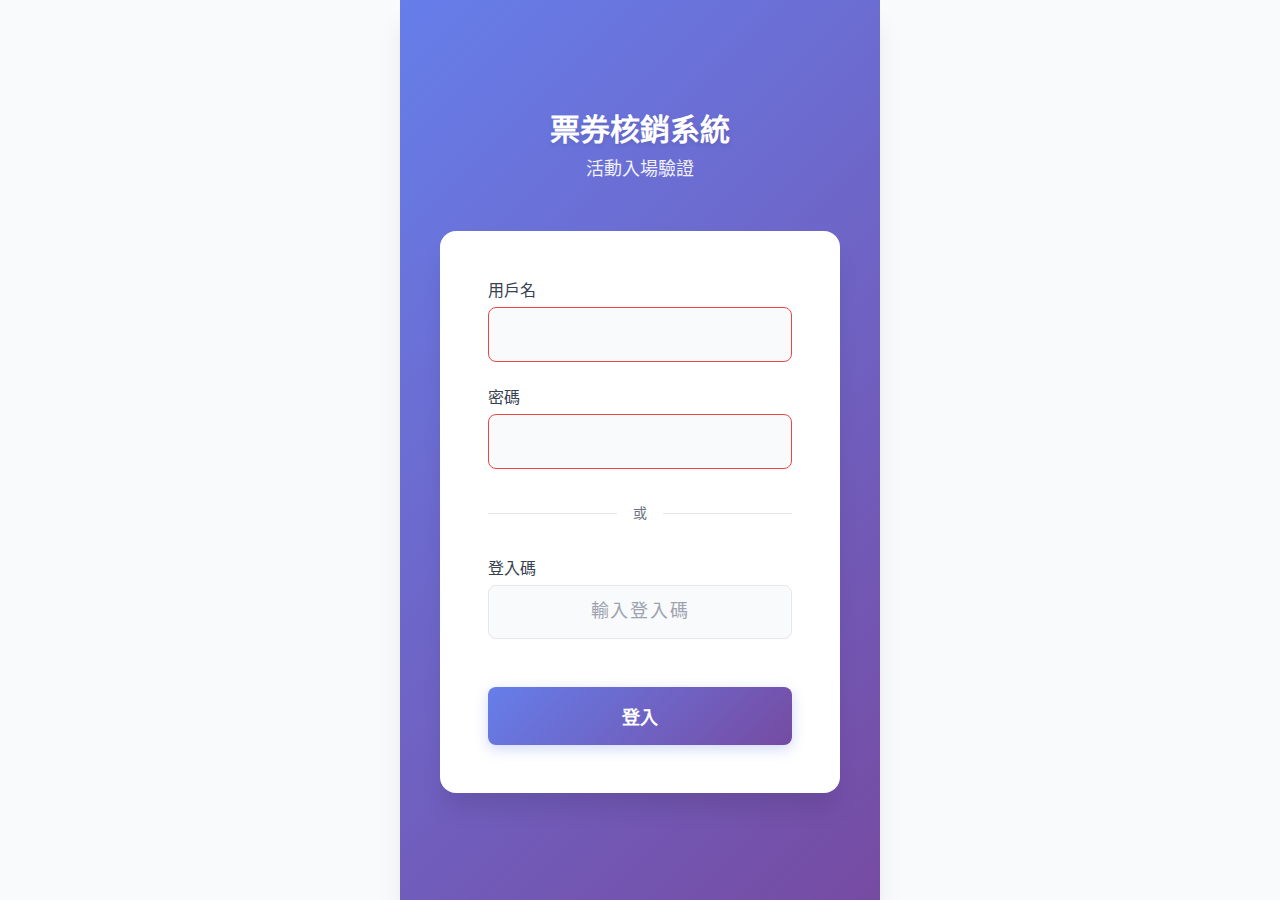
<file: index.html>
<!DOCTYPE html>
<html lang="zh-TW">
<head>
    <meta charset="UTF-8">
    <meta name="viewport" content="width=device-width, initial-scale=1.0, user-scalable=no">
    <title>活動票券核銷系統</title>
    
    <!-- PWA Meta Tags -->
    <meta name="description" content="活動票券 QR Code 核銷系統">
    <meta name="theme-color" content="#667eea">
    <meta name="apple-mobile-web-app-capable" content="yes">
    <meta name="apple-mobile-web-app-status-bar-style" content="default">
    <meta name="apple-mobile-web-app-title" content="票券核銷">
    
    <!-- PWA Links -->
    <link rel="manifest" href="manifest.json">
    <link rel="icon" type="image/svg+xml" sizes="192x192" href="icons/icon-192.svg">
    <link rel="apple-touch-icon" href="icons/icon-192.svg">
    
    <!-- Styles - 逐個載入並處理錯誤 -->
    <style>
        /* 內嵌基礎樣式以防 CSS 載入失敗 */
        body { 
            font-family: -apple-system, BlinkMacSystemFont, sans-serif; 
            margin: 0; 
            background: #f5f5f5; 
        }
        .loading-screen {
            position: fixed;
            top: 0;
            left: 0;
            right: 0;
            bottom: 0;
            background: #fff;
            display: flex;
            flex-direction: column;
            align-items: center;
            justify-content: center;
            z-index: 9999;
        }
        .loading-spinner {
            width: 40px;
            height: 40px;
            border: 4px solid #e5e7eb;
            border-top: 4px solid #667eea;
            border-radius: 50%;
            animation: spin 1s linear infinite;
            margin-bottom: 1rem;
        }
        @keyframes spin {
            0% { transform: rotate(0deg); }
            100% { transform: rotate(360deg); }
        }
        .hidden { display: none !important; }
        .page {
            min-height: 100vh;
            max-width: 480px;
            margin: 0 auto;
            background: white;
        }
        .error-state {
            padding: 20px;
            text-align: center;
            color: #ef4444;
        }
        
        
        .scanner-error .error-container {
            background: white;
            padding: 20px;
            border-radius: 8px;
            margin: 20px;
            text-align: center;
        }
        
        .scanner-error .error-container h4 {
            color: #ef4444;
            margin: 0 0 10px 0;
        }
        
        .scanner-error .error-container p {
            color: #666;
            margin: 10px 0;
        }
        
        .scanner-error .error-container button {
            margin: 5px;
            padding: 10px 20px;
            border: none;
            border-radius: 6px;
            cursor: pointer;
        }
        
        /* 相機權限指引樣式 */
        .camera-permission-guide {
            position: absolute;
            top: 50%;
            left: 20px;
            right: 20px;
            transform: translateY(-50%);
            background: rgba(255, 255, 255, 0.98);
            border-radius: 12px;
            padding: 20px;
            box-shadow: 0 8px 24px rgba(0, 0, 0, 0.3);
            z-index: 20;
            text-align: center;
        }
        
        .permission-container .camera-icon {
            font-size: 48px;
            margin-bottom: 15px;
        }
        
        .permission-container h4 {
            margin: 0 0 15px 0;
            color: #333;
        }
        
        .permission-container ol {
            text-align: left;
            margin: 15px 0;
            padding-left: 20px;
        }
        
        .permission-container li {
            margin: 8px 0;
            color: #555;
        }
        
        .permission-buttons {
            margin: 20px 0;
        }
        
        .permission-buttons button {
            margin: 5px 10px;
            padding: 12px 20px;
            border: none;
            border-radius: 6px;
            cursor: pointer;
            font-size: 14px;
        }
        
        .permission-buttons .btn-primary {
            background: #667eea;
            color: white;
        }
        
        .permission-buttons .btn-secondary {
            background: #e2e8f0;
            color: #4a5568;
        }
        
        .manual-fallback {
            margin-top: 15px;
            font-size: 14px;
            color: #666;
            border-top: 1px solid #eee;
            padding-top: 15px;
        }
    </style>
</head>
<body>
    <!-- Loading Screen -->
    <div id="loading-screen" class="loading-screen">
        <div class="loading-spinner"></div>
        <p>正在載入...</p>
        <p id="loading-status" style="font-size: 12px; color: #666;"></p>
    </div>

    <!-- Network Status -->
    <div id="network-status" class="network-status hidden">
        <span id="network-indicator" class="network-indicator"></span>
        <span id="network-text">離線模式</span>
    </div>

    <!-- Login Page -->
    <div id="login-page" class="page hidden">
        <div class="login-container">
            <div class="logo">
                <h1>票券核銷系統</h1>
                <p>活動入場驗證</p>
            </div>
            
            <form id="login-form" class="login-form">
                <div class="input-group">
                    <label for="username">用戶名</label>
                    <input type="text" id="username" name="username" required>
                </div>
                
                <div class="input-group">
                    <label for="password">密碼</label>
                    <input type="password" id="password" name="password" required>
                </div>
                
                <div class="divider">
                    <span>或</span>
                </div>
                
                <div class="input-group">
                    <label for="login-code">登入碼</label>
                    <input type="text" id="login-code" name="login_code" placeholder="輸入登入碼">
                </div>
                
                <button type="submit" class="btn btn-primary" id="login-btn">
                    <span class="btn-text">登入</span>
                    <span class="btn-loading hidden">
                        <div class="mini-spinner"></div>
                        登入中...
                    </span>
                </button>
            </form>
            
            <div id="login-error" class="error-message hidden"></div>
        </div>
    </div>

    <!-- Main Dashboard -->
    <div id="dashboard-page" class="page hidden">
        <header class="header">
            <div class="header-left">
                <h2 id="staff-name">核銷人員</h2>
                <span id="selected-event" class="selected-event">未選擇活動</span>
            </div>
            <div class="header-right">
                <button id="sync-btn" class="icon-btn" title="手動同步">
                    <span class="sync-icon">🔄</span>
                </button>
                <button id="logout-btn" class="icon-btn" title="登出">
                    <span class="logout-icon">🚪</span>
                </button>
            </div>
        </header>

        <div class="dashboard-content">
            <!-- Event Selection -->
            <section id="event-section" class="card">
                <h3>選擇活動</h3>
                <div id="events-loading" class="loading-text">載入活動中...</div>
                <div id="events-list" class="events-list hidden"></div>
            </section>

            <!-- Quick Actions -->
            <section class="quick-actions">
                <button id="scan-btn" class="action-btn scan-btn" disabled>
                    <div class="action-icon">📷</div>
                    <span>開始核銷</span>
                </button>
                
                <button id="stats-btn" class="action-btn stats-btn" disabled>
                    <div class="action-icon">📊</div>
                    <span>核銷統計</span>
                </button>
            </section>

            <!-- Status Cards -->
            <section class="status-cards">
                <div class="status-card">
                    <div class="status-number" id="total-tickets">0</div>
                    <div class="status-label">總票券</div>
                </div>
                <div class="status-card">
                    <div class="status-number" id="checked-in">0</div>
                    <div class="status-label">已核銷</div>
                </div>
                <div class="status-card">
                    <div class="status-number" id="pending-sync">0</div>
                    <div class="status-label">待同步</div>
                </div>
            </section>
        </div>
    </div>

    <!-- Scanner Page -->
    <div id="scanner-page" class="page hidden">
        <header class="scanner-header">
            <button id="back-from-scanner" class="back-btn">← 返回</button>
            <h2>掃描 QR Code</h2>
            <div class="scanner-status" id="scanner-status">準備掃描</div>
        </header>

        <div class="scanner-container">
            <div id="scanner-viewport" class="scanner-viewport">
                <video id="scanner-video" class="scanner-video" autoplay playsinline></video>
                <div class="scanner-overlay">
                    <div class="scanner-frame"></div>
                </div>
            </div>
            
            <div id="scanner-result" class="scanner-result hidden">
                <div class="ticket-info">
                    <h3>票券資訊</h3>
                    <div class="info-item">
                        <label>持票人:</label>
                        <span id="holder-name">-</span>
                    </div>
                    <div class="info-item">
                        <label>活動:</label>
                        <span id="event-name">-</span>
                    </div>
                    <div class="info-item">
                        <label>票券狀態:</label>
                        <span id="ticket-status" class="status-badge">-</span>
                    </div>
                    <div class="info-item">
                        <label>票券描述:</label>
                        <span id="ticket-description">-</span>
                    </div>
                </div>
                
                <div class="scanner-actions">
                    <button id="confirm-checkin" class="btn btn-success">
                        <span class="btn-text">確認核銷</span>
                        <span class="btn-loading hidden">
                            <div class="mini-spinner"></div>
                            處理中...
                        </span>
                    </button>
                    <button id="cancel-checkin" class="btn btn-secondary">取消</button>
                </div>
            </div>
        </div>

        <div class="scanner-controls">
            <button id="toggle-flash" class="control-btn" title="切換手電筒">
                <span class="flash-icon">🔦</span>
            </button>
            <button id="switch-camera" class="control-btn" title="切換鏡頭">
                <span class="camera-icon">📷</span>
            </button>
        </div>
    </div>

    <!-- Statistics Page -->
    <div id="stats-page" class="page hidden">
        <header class="stats-header">
            <button id="back-from-stats" class="back-btn">← 返回</button>
            <h2>核銷統計</h2>
            <button id="refresh-stats" class="icon-btn">
                <span class="refresh-icon">🔄</span>
            </button>
        </header>

        <div class="stats-content">
            <!-- Summary -->
            <section class="stats-summary">
                <div class="summary-card">
                    <div class="summary-number" id="stats-total">0</div>
                    <div class="summary-label">總票券</div>
                </div>
                <div class="summary-card">
                    <div class="summary-number" id="stats-checked">0</div>
                    <div class="summary-label">已核銷</div>
                </div>
                <div class="summary-card">
                    <div class="summary-number" id="stats-pending">0</div>
                    <div class="summary-label">未核銷</div>
                </div>
            </section>

            <!-- Tabs -->
            <div class="stats-tabs">
                <button class="tab-btn active" data-tab="checked">已核銷</button>
                <button class="tab-btn" data-tab="pending">未核銷</button>
                <button class="tab-btn" data-tab="offline">離線記錄</button>
            </div>

            <!-- Tab Content -->
            <div class="tab-content">
                <div id="checked-tab" class="tab-pane active">
                    <div id="checked-list" class="ticket-list"></div>
                </div>
                <div id="pending-tab" class="tab-pane">
                    <div id="pending-list" class="ticket-list"></div>
                </div>
                <div id="offline-tab" class="tab-pane">
                    <div id="offline-list" class="ticket-list"></div>
                </div>
            </div>
        </div>
    </div>

    <!-- Toast Notifications -->
    <div id="toast-container" class="toast-container"></div>

    <script>
        // 載入狀態管理
        const loadingStatus = document.getElementById('loading-status');
        let loadedModules = {};
        
        function updateLoadingStatus(message) {
            if (loadingStatus) {
                loadingStatus.textContent = message;
            }
            console.log('[Loading]', message);
        }

        // 錯誤處理
        window.addEventListener('error', (e) => {
            console.error('Global Error:', e.error);
            updateLoadingStatus(`錯誤: ${e.message}`);
        });

        window.addEventListener('unhandledrejection', (e) => {
            console.error('Unhandled Promise:', e.reason);
            updateLoadingStatus(`Promise 錯誤: ${e.reason}`);
        });

        // 動態載入 CSS
        function loadCSS(href) {
            return new Promise((resolve, reject) => {
                const link = document.createElement('link');
                link.rel = 'stylesheet';
                link.href = href;
                link.onload = () => resolve();
                link.onerror = () => reject(new Error(`Failed to load CSS: ${href}`));
                document.head.appendChild(link);
            });
        }

        // 動態載入 JavaScript
        function loadScript(src, isModule = false) {
            return new Promise((resolve, reject) => {
                const script = document.createElement('script');
                script.src = src;
                if (isModule) {
                    script.type = 'module';
                }
                script.onload = () => resolve();
                script.onerror = () => reject(new Error(`Failed to load script: ${src}`));
                document.body.appendChild(script);
            });
        }

        // 安全的模組載入
        async function loadModule(name, src, required = true, isModule = false) {
            try {
                updateLoadingStatus(`載入 ${name}...`);
                await loadScript(src, isModule);
                loadedModules[name] = true;
                updateLoadingStatus(`✓ ${name} 載入成功`);
                return true;
            } catch (error) {
                loadedModules[name] = false;
                console.error(`Failed to load ${name}:`, error);
                updateLoadingStatus(`✗ ${name} 載入失敗`);
                
                if (required) {
                    throw error;
                }
                return false;
            }
        }

        // 應用程式初始化
        async function initApp() {
            try {
                updateLoadingStatus('開始初始化...');

                // 1. 載入 CSS
                updateLoadingStatus('載入樣式...');
                try {
                    await Promise.all([
                        loadCSS('css/main.css'),
                        loadCSS('css/login.css'),
                        loadCSS('css/scanner.css'),
                        loadCSS('css/stats.css')
                    ]);
                    updateLoadingStatus('✓ 樣式載入完成');
                } catch (error) {
                    console.warn('Some CSS failed to load:', error);
                    updateLoadingStatus('⚠ 部分樣式載入失敗，使用基礎樣式');
                }

                // 2. 載入必需的 JavaScript 模組
                await loadModule('Utils', 'js/utils.js', true);
                await loadModule('Storage', 'js/storage.js', true);
                await loadModule('API', 'js/api.js', true);
                await loadModule('Auth', 'js/auth.js', true);

                // 3. 載入 QR Scanner 庫 (使用修正過的版本)
                await loadModule('QRScanner-Lib', 'libs/qr-scanner.min.js', true);
                
                // 4. 載入可選模組
                await loadModule('Sync', 'js/sync.js', false);
                await loadModule('Scanner', 'js/scanner.js', true);
                await loadModule('Stats', 'js/stats.js', false);

                // 4. 初始化核心功能
                updateLoadingStatus('初始化存儲...');
                if (typeof Storage !== 'undefined') {
                    await Storage.init();
                }

                updateLoadingStatus('載入認證狀態...');
                if (typeof API !== 'undefined') {
                    API.loadAuthToken();
                }

                // 5. 設置應用程式
                updateLoadingStatus('設置應用程式...');
                setupApp();

                // 6. 檢查認證狀態
                updateLoadingStatus('檢查登入狀態...');
                const isAuthenticated = await checkAuthState();
                
                if (isAuthenticated) {
                    await showDashboard();
                } else {
                    showLogin();
                }

                // 7. 完成載入
                setTimeout(() => {
                    document.getElementById('loading-screen').style.display = 'none';
                    updateLoadingStatus('應用程式已就緒');
                }, 500);

            } catch (error) {
                console.error('App initialization failed:', error);
                updateLoadingStatus(`初始化失敗: ${error.message}`);
                
                // 顯示錯誤頁面
                document.getElementById('loading-screen').innerHTML = `
                    <div class="error-state">
                        <h3>載入失敗</h3>
                        <p>${error.message}</p>
                        <button onclick="location.reload()">重新載入</button>
                    </div>
                `;
            }
        }

        // 設置應用程式
        function setupApp() {
            // 登入表單
            const loginForm = document.getElementById('login-form');
            if (loginForm) {
                loginForm.addEventListener('submit', handleLogin);
            }

            // 登出按鈕
            const logoutBtn = document.getElementById('logout-btn');
            if (logoutBtn) {
                logoutBtn.addEventListener('click', handleLogout);
            }
        }

        // 檢查認證狀態
        async function checkAuthState() {
            try {
                if (typeof Auth !== 'undefined' && Auth.isAuthenticated()) {
                    return await Auth.validateSession();
                }
                return false;
            } catch (error) {
                console.error('Auth state check failed:', error);
                return false;
            }
        }

        // 處理登入
        async function handleLogin(event) {
            event.preventDefault();
            
            const formData = new FormData(event.target);
            const loginBtn = document.getElementById('login-btn');
            const errorDiv = document.getElementById('login-error');
            
            try {
                // 設置載入狀態
                setButtonLoading(loginBtn, true);
                hideElement(errorDiv);
                
                const credentials = {
                    username: formData.get('username'),
                    password: formData.get('password'),
                    loginCode: formData.get('login_code')
                };
                
                if (typeof Auth === 'undefined') {
                    throw new Error('認證模組未載入');
                }
                
                const result = await Auth.login(credentials);
                
                if (result.success) {
                    showToast(`歡迎，${result.staff.full_name}！`, 'success');
                    await showDashboard();
                }
                
            } catch (error) {
                console.error('Login failed:', error);
                showError(error.message, errorDiv);
            } finally {
                setButtonLoading(loginBtn, false);
            }
        }

        // 處理登出
        async function handleLogout() {
            try {
                if (typeof Auth !== 'undefined') {
                    await Auth.logout();
                }
                showToast('已成功登出', 'info');
                showLogin();
            } catch (error) {
                console.error('Logout failed:', error);
                showError('登出失敗: ' + error.message);
            }
        }

        // 顯示登入頁面
        function showLogin() {
            hideAllPages();
            showPage('login');
        }

        // 顯示儀表板
        async function showDashboard() {
            hideAllPages();
            showPage('dashboard');
            
            // 更新員工資訊
            if (typeof Auth !== 'undefined') {
                const staff = Auth.getCurrentStaff();
                if (staff) {
                    const nameElement = document.getElementById('staff-name');
                    if (nameElement) {
                        nameElement.textContent = staff.full_name || '員工';
                    }
                }
            }
            
            // 載入活動列表
            await loadEvents();
            
            // 設置儀表板事件監聽器
            setupDashboardEvents();
        }

        // 載入活動列表
        async function loadEvents() {
            const eventsList = document.getElementById('events-list');
            const eventsLoading = document.getElementById('events-loading');
            
            try {
                showElement(eventsLoading);
                hideElement(eventsList);
                
                if (typeof API === 'undefined') {
                    throw new Error('API 模組未載入');
                }
                
                const events = await API.getStaffEvents();
                
                if (events && events.length > 0) {
                    renderEventsList(events);
                    showElement(eventsList);
                } else {
                    eventsList.innerHTML = '<p class="empty-state">沒有可用的活動</p>';
                    showElement(eventsList);
                }
                
            } catch (error) {
                console.error('Failed to load events:', error);
                eventsList.innerHTML = '<p class="error-state">載入活動失敗</p>';
                showElement(eventsList);
            } finally {
                hideElement(eventsLoading);
            }
        }

        // 渲染活動列表
        function renderEventsList(events) {
            const eventsList = document.getElementById('events-list');
            
            // 儲存活動到全域變數
            window.staffEvents = events;
            
            eventsList.innerHTML = events.map(event => `
                <div class="event-item" data-event-id="${event.event_id}">
                    <div class="event-info">
                        <h4>${event.event_name}</h4>
                        <div class="event-permissions">
                            ${event.can_checkin ? '<span class="permission-badge">可簽到</span>' : ''}
                            ${event.can_revoke ? '<span class="permission-badge">可撤銷</span>' : ''}
                        </div>
                    </div>
                    <button class="btn btn-sm btn-secondary" onclick="selectEvent(${event.event_id})">
                        選擇
                    </button>
                </div>
            `).join('');
        }

        // 選擇活動
        function selectEvent(eventId) {
            try {
                const events = window.staffEvents || [];
                const event = events.find(e => e.event_id === eventId);
                
                if (event) {
                    window.selectedEvent = event;
                    if (typeof Storage !== 'undefined') {
                        Storage.setLocalData('selectedEvent', event);
                    }
                    
                    console.log('Selected event:', event); // Debug
                    
                    // 更新 UI
                    updateSelectedEventDisplay();
                    updateActionButtons();
                    
                    // 重新渲染活動列表以顯示選中狀態
                    renderEventsListWithSelection(events, eventId);
                    
                    showToast(`已選擇活動：${event.event_name}`, 'success');
                }
                
            } catch (error) {
                console.error('Failed to select event:', error);
                showError('選擇活動失敗');
            }
        }

        // 渲染帶選中狀態的活動列表
        function renderEventsListWithSelection(events, selectedEventId) {
            const eventsList = document.getElementById('events-list');
            
            eventsList.innerHTML = events.map(event => `
                <div class="event-item ${selectedEventId === event.event_id ? 'selected' : ''}" data-event-id="${event.event_id}">
                    <div class="event-info">
                        <h4>${event.event_name}</h4>
                        <div class="event-permissions">
                            ${event.can_checkin ? '<span class="permission-badge">可簽到</span>' : ''}
                            ${event.can_revoke ? '<span class="permission-badge">可撤銷</span>' : ''}
                        </div>
                    </div>
                    <button class="btn btn-sm ${selectedEventId === event.event_id ? 'btn-success' : 'btn-secondary'}" onclick="selectEvent(${event.event_id})">
                        ${selectedEventId === event.event_id ? '已選擇' : '選擇'}
                    </button>
                </div>
            `).join('');
        }

        // 更新選中活動顯示
        function updateSelectedEventDisplay() {
            const selectedEventElement = document.getElementById('selected-event');
            if (selectedEventElement && window.selectedEvent) {
                selectedEventElement.textContent = window.selectedEvent.event_name;
                selectedEventElement.classList.remove('no-event');
            } else if (selectedEventElement) {
                selectedEventElement.textContent = '未選擇活動';
                selectedEventElement.classList.add('no-event');
            }
        }

        // 更新動作按鈕狀態
        function updateActionButtons() {
            const scanBtn = document.getElementById('scan-btn');
            const statsBtn = document.getElementById('stats-btn');
            
            const hasEvent = !!window.selectedEvent;
            
            console.log('Updating buttons, hasEvent:', hasEvent); // Debug
            
            if (scanBtn) {
                scanBtn.disabled = !hasEvent;
                if (hasEvent) {
                    scanBtn.classList.remove('disabled');
                    console.log('Enable scan button'); // Debug
                } else {
                    scanBtn.classList.add('disabled');
                    console.log('Disable scan button'); // Debug
                }
            }
            
            if (statsBtn) {
                statsBtn.disabled = !hasEvent;
                if (hasEvent) {
                    statsBtn.classList.remove('disabled');
                } else {
                    statsBtn.classList.add('disabled');
                }
            }
        }

        // 設置儀表板事件監聽器
        function setupDashboardEvents() {
            // 移除之前的事件監聽器，避免重複綁定
            const scanBtn = document.getElementById('scan-btn');
            const statsBtn = document.getElementById('stats-btn');
            const syncBtn = document.getElementById('sync-btn');

            // 掃碼按鈕
            if (scanBtn) {
                // 移除舊的監聽器
                scanBtn.onclick = null;
                scanBtn.addEventListener('click', (e) => {
                    e.preventDefault();
                    console.log('Scan button clicked, selectedEvent:', window.selectedEvent); // Debug
                    if (window.selectedEvent) {
                        showScanner();
                    } else {
                        showError('請先選擇活動');
                    }
                });
            }

            // 統計按鈕
            if (statsBtn) {
                statsBtn.onclick = null;
                statsBtn.addEventListener('click', (e) => {
                    e.preventDefault();
                    console.log('Stats button clicked, selectedEvent:', window.selectedEvent); // Debug
                    if (window.selectedEvent) {
                        showStats();
                    } else {
                        showError('請先選擇活動');
                    }
                });
            }

            // 同步按鈕
            if (syncBtn) {
                syncBtn.onclick = null;
                syncBtn.addEventListener('click', (e) => {
                    e.preventDefault();
                    if (typeof Sync !== 'undefined') {
                        Sync.syncNow();
                        showToast('開始同步...', 'info');
                    } else {
                        showToast('同步功能不可用', 'warning');
                    }
                });
            }
        }

        // 工具函數
        function showPage(pageId) {
            const page = document.getElementById(`${pageId}-page`);
            if (page) {
                page.classList.remove('hidden');
            }
        }

        function hideAllPages() {
            const pages = ['login', 'dashboard', 'scanner', 'stats'];
            pages.forEach(pageId => {
                const page = document.getElementById(`${pageId}-page`);
                if (page) {
                    page.classList.add('hidden');
                }
            });
        }

        function showElement(element) {
            if (element) {
                element.classList.remove('hidden');
            }
        }

        function hideElement(element) {
            if (element) {
                element.classList.add('hidden');
            }
        }

        function setButtonLoading(button, loading) {
            if (!button) return;
            
            const btnText = button.querySelector('.btn-text');
            const btnLoading = button.querySelector('.btn-loading');
            
            if (loading) {
                button.disabled = true;
                if (btnText) btnText.style.display = 'none';
                if (btnLoading) btnLoading.classList.remove('hidden');
            } else {
                button.disabled = false;
                if (btnText) btnText.style.display = '';
                if (btnLoading) btnLoading.classList.add('hidden');
            }
        }

        function showError(message, container = null) {
            if (container) {
                container.textContent = message;
                container.classList.remove('hidden');
            } else {
                showToast(message, 'error');
            }
        }

        function showToast(message, type = 'info') {
            console.log(`[Toast ${type}]`, message);
            // 簡化的 toast 實現
            const container = document.getElementById('toast-container');
            if (container) {
                const toast = document.createElement('div');
                toast.className = `toast ${type}`;
                toast.textContent = message;
                container.appendChild(toast);
                
                setTimeout(() => {
                    if (toast.parentNode) {
                        toast.parentNode.removeChild(toast);
                    }
                }, 3000);
            }
        }

        // 顯示掃描器頁面
        function showScanner() {
            console.log('Showing scanner page');
            hideAllPages();
            showPage('scanner');
            
            // 設置返回按鈕
            const backBtn = document.getElementById('back-from-scanner');
            if (backBtn) {
                backBtn.onclick = () => {
                    console.log('Back from scanner');
                    showDashboard();
                };
            }
            
            // 初始化掃描器
            initializeScanner();
        }

        // 顯示統計頁面
        function showStats() {
            console.log('Showing stats page');
            hideAllPages();
            showPage('stats');
            
            // 設置返回按鈕
            const backBtn = document.getElementById('back-from-stats');
            if (backBtn) {
                backBtn.onclick = () => {
                    console.log('Back from stats');
                    showDashboard();
                };
            }
            
            // 設置重新整理按鈕
            const refreshBtn = document.getElementById('refresh-stats');
            if (refreshBtn) {
                refreshBtn.onclick = () => {
                    loadStatistics();
                };
            }
            
            // 設置分頁按鈕
            setupStatsTabs();
            
            // 載入統計數據
            loadStatistics();
        }

        // 初始化掃描器
        async function initializeScanner() {
            const scannerStatus = document.getElementById('scanner-status');
            const scannerVideo = document.getElementById('scanner-video');
            const scannerViewport = document.getElementById('scanner-viewport');
            
            try {
                if (scannerStatus) {
                    scannerStatus.textContent = '正在啟動相機...';
                }
                
                // 檢查瀏覽器和設備支援
                const isAndroid = /Android/i.test(navigator.userAgent);
                const isChrome = /Chrome/i.test(navigator.userAgent);
                const isHttps = location.protocol === 'https:';
                const isLocalhost = ['localhost', '127.0.0.1', '0.0.0.0'].includes(location.hostname);
                
                console.log('Device info:', { isAndroid, isChrome, isHttps, isLocalhost, protocol: location.protocol, hostname: location.hostname });
                
                // Android Chrome 特殊檢查
                if (isAndroid && isChrome && !isHttps && !isLocalhost) {
                    throw new Error('Android Chrome 需要 HTTPS 才能使用相機功能。請使用 HTTPS 連線。');
                }
                
                // 檢查 MediaDevices API
                if (!navigator.mediaDevices) {
                    throw new Error('此瀏覽器不支援 MediaDevices API');
                }
                
                if (!navigator.mediaDevices.getUserMedia) {
                    throw new Error('此瀏覽器不支援相機存取');
                }
                
                // 檢查是否在安全內容中執行
                if (!window.isSecureContext && !isLocalhost) {
                    throw new Error('相機功能需要安全連線（HTTPS）');
                }
                
                // 嘗試初始化相機掃描
                let cameraInitialized = false;
                
                try {
                    // 如果有 QR Scanner 庫，嘗試使用它
                    // 使用第三方 QrScanner 庫
                    if (typeof QrScanner !== 'undefined') {
                        console.log('Using QrScanner library');
                        const video = document.getElementById('scanner-video');
                        if (video) {
                            try {
                                const qrScanner = new QrScanner(
                                    video,
                                    result => {
                                        console.log('QR Code detected:', result);
                                        const qrData = {
                                            type: 'qr',
                                            data: result.data || result,
                                            raw: result
                                        };
                                        handleQRScanResult(qrData);
                                    },
                                    {
                                        preferredCamera: 'environment',
                                        highlightScanRegion: true,
                                        highlightCodeOutline: true,
                                        maxScansPerSecond: 5
                                    }
                                );
                                
                                await qrScanner.start();
                                cameraInitialized = true;
                                window.currentQrScanner = qrScanner;
                                
                                if (scannerStatus) {
                                    scannerStatus.textContent = '對準 QR Code 進行掃描';
                                }
                                console.log('QrScanner started successfully');
                            } catch (qrError) {
                                console.error('QrScanner initialization failed:', qrError);
                                throw qrError;
                            }
                        }
                    } else {
                        console.log('QrScanner library not available, using basic camera');
                        await initBasicCamera();
                        cameraInitialized = true;
                    }
                    
                } catch (cameraError) {
                    console.warn('Camera initialization failed:', cameraError.message);
                    cameraInitialized = false;
                }
                
                // 如果相機初始化失敗，顯示錯誤
                if (!cameraInitialized) {
                    console.log('Camera not available');
                    if (scannerStatus) {
                        scannerStatus.textContent = '相機不可用，請檢查設備或權限';
                    }
                    // 相機不可用時的處理
                    console.log('Camera initialization failed completely');
                }
                
                // 設置掃描器控制按鈕
                setupScannerControls();
                
            } catch (error) {
                console.error('Scanner initialization failed:', error);
                showScannerError(error.message);
            }
        }
        
        // 基礎相機初始化（備用方案）
        async function initBasicCamera() {
            const scannerStatus = document.getElementById('scanner-status');
            const scannerVideo = document.getElementById('scanner-video');
            
            try {
                if (scannerStatus) {
                    scannerStatus.textContent = '正在請求相機權限，請允許存取...';
                }
                
                // 先檢查權限狀態
                if (navigator.permissions) {
                    try {
                        const permissionStatus = await navigator.permissions.query({ name: 'camera' });
                        console.log('Camera permission status:', permissionStatus.state);
                        
                        if (permissionStatus.state === 'denied') {
                            showCameraPermissionGuide();
                            return;
                        }
                    } catch (permError) {
                        console.warn('Permission query failed:', permError);
                        // 繼續嘗試請求權限
                    }
                }
                
                // 請求相機權限，針對 Android 優化
                const constraints = {
                    video: {
                        facingMode: 'environment', // 後鏡頭
                        width: { ideal: 1280, min: 640 },
                        height: { ideal: 720, min: 480 }
                        // 移除過於嚴格的約束以提高兼容性
                    }
                };
                
                console.log('Requesting camera with constraints:', constraints);
                const stream = await navigator.mediaDevices.getUserMedia(constraints);
                console.log('Camera stream obtained successfully');
                
                if (scannerVideo) {
                    scannerVideo.srcObject = stream;
                    
                    // 確保視頻開始播放
                    try {
                        await scannerVideo.play();
                        console.log('Video playback started');
                        
                        if (scannerStatus) {
                            scannerStatus.textContent = '相機已啟動！對準 QR Code 掃描';
                        }
                    } catch (playError) {
                        console.warn('Video play failed, need user interaction:', playError);
                        if (scannerStatus) {
                            scannerStatus.textContent = '相機已連接，請點擊螢幕啟動';
                        }
                        
                        // 添加點擊啟動功能
                        scannerVideo.addEventListener('click', () => {
                            scannerVideo.play()
                                .then(() => {
                                    if (scannerStatus) {
                                        scannerStatus.textContent = '相機已啟動！對準 QR Code 掃描';
                                    }
                                })
                                .catch(e => console.warn('Manual play failed:', e));
                        });
                    }
                }
                
                
            } catch (error) {
                console.error('Camera access error:', error);
                let errorMessage = '無法存取相機';
                let showPermissionGuide = false;
                
                if (error.name === 'NotAllowedError') {
                    errorMessage = '相機權限被拒絕';
                    showPermissionGuide = true;
                } else if (error.name === 'NotFoundError') {
                    errorMessage = '找不到相機設備';
                } else if (error.name === 'NotSupportedError') {
                    errorMessage = '不支援的相機格式';
                } else if (error.name === 'OverconstrainedError') {
                    errorMessage = '相機設定不符合要求，嘗試使用基本設定';
                    
                    // 嘗試使用更寬鬆的設定
                    try {
                        console.log('Trying basic camera constraints');
                        const basicConstraints = { video: true };
                        const stream = await navigator.mediaDevices.getUserMedia(basicConstraints);
                        
                        if (scannerVideo) {
                            scannerVideo.srcObject = stream;
                            await scannerVideo.play();
                            
                            if (scannerStatus) {
                                scannerStatus.textContent = '相機已啟動（基本模式）';
                            }
                        }
                        
                        showManualQRInput();
                        return; // 成功了就不拋出錯誤
                    } catch (basicError) {
                        console.error('Basic camera also failed:', basicError);
                        errorMessage = '相機無法啟動';
                        if (basicError.name === 'NotAllowedError') {
                            showPermissionGuide = true;
                        }
                    }
                }
                
                if (showPermissionGuide) {
                    showCameraPermissionGuide();
                } else {
                    throw new Error(errorMessage);
                }
            }
        }
        
        // 顯示相機權限指引
        function showCameraPermissionGuide() {
            const scannerViewport = document.getElementById('scanner-viewport');
            const scannerStatus = document.getElementById('scanner-status');
            
            if (scannerStatus) {
                scannerStatus.textContent = '需要相機權限才能掃描';
            }
            
            if (scannerViewport) {
                const guideDiv = document.createElement('div');
                guideDiv.className = 'camera-permission-guide';
                guideDiv.innerHTML = `
                    <div class="permission-container">
                        <div class="camera-icon">📷</div>
                        <h4>需要相機權限</h4>
                        <p><strong>Android Chrome 相機權限設定步驟：</strong></p>
                        <ol>
                            <li>點選網址列左側的🔒或ⓘ圖示</li>
                            <li>選擇「網站設定」或「權限」</li>
                            <li>將「相機」設定為「允許」</li>
                            <li>重新整理頁面</li>
                        </ol>
                        <div class="permission-buttons">
                            <button class="btn btn-primary" onclick="requestCameraPermission()">
                                重新請求權限
                            </button>
                            <button class="btn btn-secondary" onclick="location.reload()">
                                重新整理頁面
                            </button>
                        </div>
                    </div>
                `;
                scannerViewport.appendChild(guideDiv);
                
            }
        }
        
        // 重新請求相機權限
        async function requestCameraPermission() {
            try {
                const stream = await navigator.mediaDevices.getUserMedia({ video: true });
                
                // 如果成功，重新初始化掃描器
                stream.getTracks().forEach(track => track.stop()); // 先停止測試流
                location.reload(); // 重新載入頁面以重新初始化
                
            } catch (error) {
                showError('權限請求失敗，請在瀏覽器設定中允許相機權限');
            }
        }
        
        
        // 處理 QR 掃描結果
        async function handleQRScanResult(qrData) {
            console.log('QR Code scanned:', qrData);
            
            const scannerResult = document.getElementById('scanner-result');
            const scannerStatus = document.getElementById('scanner-status');
            
            try {
                // 暫停掃描以避免重複掃描
                if (window.currentQrScanner) {
                    window.currentQrScanner.pause();
                }
                
                if (scannerStatus) {
                    scannerStatus.textContent = '正在處理 QR Code...';
                }
                
                // 提取 QR Code 數據
                const qrCodeData = qrData.data || qrData;
                console.log('QR Code data:', qrCodeData);
                
                // 嘗試獲取票券資訊
                let ticketInfo = { raw_data: qrCodeData };
                
                if (typeof API !== 'undefined') {
                    try {
                        // 嘗試作為 UUID 或 token 處理
                        if (qrCodeData.length === 36 && qrCodeData.includes('-')) {
                            // 看起來像 UUID
                            ticketInfo = await API.getPublicTicket(qrCodeData);
                        } else {
                            // 可能是 token 或其他格式
                            ticketInfo = { qr_token: qrCodeData, raw_data: qrCodeData };
                        }
                    } catch (error) {
                        console.warn('API call failed:', error);
                        ticketInfo = { raw_data: qrCodeData, error: error.message };
                    }
                }
                
                // 顯示掃描結果
                if (scannerResult) {
                    scannerResult.classList.remove('hidden');
                    
                    // 更新票券資訊顯示
                    document.getElementById('holder-name').textContent = ticketInfo.holder_name || '待確認';
                    document.getElementById('event-name').textContent = window.selectedEvent?.event_name || '當前活動';
                    document.getElementById('ticket-status').textContent = ticketInfo.is_used ? '已使用' : '有效';
                    document.getElementById('ticket-description').textContent = ticketInfo.description || qrCodeData;
                    
                    // 儲存掃描結果
                    window.currentScanResult = {
                        qrData: qrData,
                        ticketInfo: ticketInfo
                    };
                }
                
                if (scannerStatus) {
                    scannerStatus.textContent = '掃描成功！請確認票券資訊';
                }
                
                // 震動反饋
                if (navigator.vibrate) {
                    navigator.vibrate([100, 50, 100]);
                }
                
            } catch (error) {
                console.error('Error processing QR scan result:', error);
                if (scannerStatus) {
                    scannerStatus.textContent = '處理錯誤: ' + error.message;
                }
                
                // 重新啟動掃描
                setTimeout(() => {
                    if (window.currentQrScanner) {
                        window.currentQrScanner.start();
                    }
                }, 2000);
            }
        }
        
        // 顯示掃描器錯誤
        function showScannerError(message) {
            const scannerStatus = document.getElementById('scanner-status');
            const scannerViewport = document.getElementById('scanner-viewport');
            
            if (scannerStatus) {
                scannerStatus.textContent = '錯誤: ' + message;
            }
            
            if (scannerViewport) {
                const errorDiv = document.createElement('div');
                errorDiv.className = 'scanner-error';
                errorDiv.innerHTML = `
                    <div class="error-container">
                        <h4>掃描器錯誤</h4>
                        <p>${message}</p>
                        <button class="btn btn-secondary" onclick="location.reload()">重新載入</button>
                        <button class="btn btn-primary" onclick="location.reload()">重新嘗試</button>
                    </div>
                `;
                scannerViewport.appendChild(errorDiv);
            }
        }

        // 設置掃描器控制按鈕
        function setupScannerControls() {
            // 手電筒按鈕
            const flashBtn = document.getElementById('toggle-flash');
            if (flashBtn) {
                flashBtn.onclick = () => {
                    // 切換手電筒功能
                    if (typeof Scanner !== 'undefined') {
                        Scanner.toggleFlash();
                    } else {
                        showToast('手電筒功能不可用', 'warning');
                    }
                };
            }
            
            // 切換相機按鈕
            const cameraBtn = document.getElementById('switch-camera');
            if (cameraBtn) {
                cameraBtn.onclick = () => {
                    // 切換前後相機
                    if (typeof Scanner !== 'undefined') {
                        Scanner.switchCamera();
                    } else {
                        showToast('相機切換功能不可用', 'warning');
                    }
                };
            }
            
            // 確認核銷按鈕
            const confirmBtn = document.getElementById('confirm-checkin');
            if (confirmBtn) {
                confirmBtn.onclick = async () => {
                    await handleCheckin();
                };
            }
            
            // 取消按鈕
            const cancelBtn = document.getElementById('cancel-checkin');
            if (cancelBtn) {
                cancelBtn.onclick = () => {
                    hideElement(document.getElementById('scanner-result'));
                    document.getElementById('scanner-status').textContent = '對準 QR Code 進行掃描';
                    
                    // 重新啟動掃描
                    if (window.currentQrScanner) {
                        window.currentQrScanner.start();
                    }
                    
                    // 清除掃描結果
                    window.currentScanResult = null;
                };
            }
        }

        // 處理核銷
        async function handleCheckin() {
            const confirmBtn = document.getElementById('confirm-checkin');
            const scannerStatus = document.getElementById('scanner-status');
            
            try {
                setButtonLoading(confirmBtn, true);
                
                if (!window.currentScanResult) {
                    throw new Error('沒有掃描結果');
                }
                
                if (!window.selectedEvent) {
                    throw new Error('沒有選擇活動');
                }
                
                if (typeof API === 'undefined') {
                    throw new Error('API 模組未載入');
                }
                
                if (scannerStatus) {
                    scannerStatus.textContent = '正在處理核銷...';
                }
                
                const { qrData, ticketInfo } = window.currentScanResult;
                
                // 準備核銷數據
                let checkinData = {
                    event_id: window.selectedEvent.event_id
                };
                
                // 根據 QR 數據類型設置核銷參數
                if (qrData.token) {
                    checkinData.qr_token = qrData.token;
                } else if (qrData.uuid) {
                    checkinData.ticket_uuid = qrData.uuid;
                } else if (ticketInfo && ticketInfo.qr_token) {
                    checkinData.qr_token = ticketInfo.qr_token;
                } else {
                    // 嘗試直接使用原始數據
                    checkinData.qr_token = qrData.data;
                }
                
                console.log('Checkin data:', checkinData);
                
                // 調用核銷 API
                const result = await API.checkinTicket(checkinData.qr_token, checkinData.event_id);
                
                if (result && result.success) {
                    showToast('核銷成功！', 'success');
                    
                    // 更新統計顯示
                    updateDashboardStats();
                    
                    // 震動反饋
                    if (navigator.vibrate) {
                        navigator.vibrate([200, 100, 200]);
                    }
                    
                    if (scannerStatus) {
                        scannerStatus.textContent = '簽到成功！繼續掃描';
                    }
                } else {
                    throw new Error(result?.message || '簽到失敗');
                }
                
                // 返回掃描狀態
                hideElement(document.getElementById('scanner-result'));
                window.currentScanResult = null;
                
                // 如果使用 QR Scanner，繼續掃描
                if (typeof QRScanner !== 'undefined' && QRScanner.getStatus().isScanning) {
                    if (scannerStatus) {
                        scannerStatus.textContent = '對準 QR Code 進行掃描';
                    }
                } else {
                    // 重新啟動掃描
                    setTimeout(() => {
                        showManualQRInput();
                        if (scannerStatus) {
                            scannerStatus.textContent = '請輸入下一個 QR Code';
                        }
                    }, 2000);
                }
                
            } catch (error) {
                console.error('Checkin failed:', error);
                showError('簽到失敗: ' + error.message);
                
                if (scannerStatus) {
                    scannerStatus.textContent = '簽到失敗，請重試';
                }
            } finally {
                setButtonLoading(confirmBtn, false);
            }
        }
        
        // 更新儀表板統計
        function updateDashboardStats() {
            const checkedInElement = document.getElementById('checked-in');
            if (checkedInElement) {
                const current = parseInt(checkedInElement.textContent) || 0;
                checkedInElement.textContent = current + 1;
            }
        }

        // 載入統計數據
        async function loadStatistics() {
            const summaryCards = {
                total: document.getElementById('stats-total'),
                checked: document.getElementById('stats-checked'),
                pending: document.getElementById('stats-pending')
            };
            
            try {
                if (!window.selectedEvent) {
                    throw new Error('未選擇活動');
                }
                
                // 載入統計數據
                if (typeof API !== 'undefined') {
                    // const stats = await API.getEventStatistics(window.selectedEvent.event_id);
                    
                    // 暫時使用模擬數據
                    const stats = {
                        total_tickets: 150,
                        checked_in: 89,
                        pending: 61,
                        checked_tickets: [],
                        pending_tickets: [],
                        offline_records: []
                    };
                    
                    // 更新統計卡片
                    if (summaryCards.total) summaryCards.total.textContent = stats.total_tickets;
                    if (summaryCards.checked) summaryCards.checked.textContent = stats.checked_in;
                    if (summaryCards.pending) summaryCards.pending.textContent = stats.pending;
                    
                    // 更新列表
                    updateTicketLists(stats);
                    
                } else {
                    throw new Error('API 模組未載入');
                }
                
            } catch (error) {
                console.error('Failed to load statistics:', error);
                showError('載入統計失敗: ' + error.message);
                
                // 顯示錯誤狀態
                Object.values(summaryCards).forEach(card => {
                    if (card) card.textContent = '-';
                });
            }
        }

        // 更新票券列表
        function updateTicketLists(stats) {
            // 已簽到列表
            const checkedList = document.getElementById('checked-list');
            if (checkedList) {
                if (stats.checked_tickets && stats.checked_tickets.length > 0) {
                    checkedList.innerHTML = stats.checked_tickets.map(ticket => `
                        <div class="ticket-item checked">
                            <div class="ticket-info">
                                <div class="ticket-holder">${ticket.holder_name || '未知'}</div>
                                <div class="ticket-time">${ticket.checkin_time || '時間未知'}</div>
                            </div>
                            <div class="ticket-status success">已簽到</div>
                        </div>
                    `).join('');
                } else {
                    checkedList.innerHTML = '<div class="empty-state">暫無已簽到記錄</div>';
                }
            }
            
            // 未簽到列表
            const pendingList = document.getElementById('pending-list');
            if (pendingList) {
                if (stats.pending_tickets && stats.pending_tickets.length > 0) {
                    pendingList.innerHTML = stats.pending_tickets.map(ticket => `
                        <div class="ticket-item pending">
                            <div class="ticket-info">
                                <div class="ticket-holder">${ticket.holder_name || '未知'}</div>
                                <div class="ticket-code">${ticket.ticket_code || '代碼未知'}</div>
                            </div>
                            <div class="ticket-status pending">未簽到</div>
                        </div>
                    `).join('');
                } else {
                    pendingList.innerHTML = '<div class="empty-state">所有票券都已簽到</div>';
                }
            }
            
            // 離線記錄列表
            const offlineList = document.getElementById('offline-list');
            if (offlineList) {
                if (stats.offline_records && stats.offline_records.length > 0) {
                    offlineList.innerHTML = stats.offline_records.map(record => `
                        <div class="ticket-item offline">
                            <div class="ticket-info">
                                <div class="ticket-holder">${record.holder_name || '未知'}</div>
                                <div class="ticket-time">${record.offline_time || '時間未知'}</div>
                            </div>
                            <div class="ticket-status warning">待同步</div>
                        </div>
                    `).join('');
                } else {
                    offlineList.innerHTML = '<div class="empty-state">無離線記錄</div>';
                }
            }
        }

        // 設置統計分頁
        function setupStatsTabs() {
            const tabBtns = document.querySelectorAll('.tab-btn');
            const tabPanes = document.querySelectorAll('.tab-pane');
            
            tabBtns.forEach(btn => {
                btn.onclick = () => {
                    const targetTab = btn.getAttribute('data-tab');
                    
                    // 移除所有活動狀態
                    tabBtns.forEach(b => b.classList.remove('active'));
                    tabPanes.forEach(p => p.classList.remove('active'));
                    
                    // 設置新的活動狀態
                    btn.classList.add('active');
                    const targetPane = document.getElementById(`${targetTab}-tab`);
                    if (targetPane) {
                        targetPane.classList.add('active');
                    }
                };
            });
        }

        // 啟動應用程式
        document.addEventListener('DOMContentLoaded', initApp);
    </script>
</body>
</html>
</file>
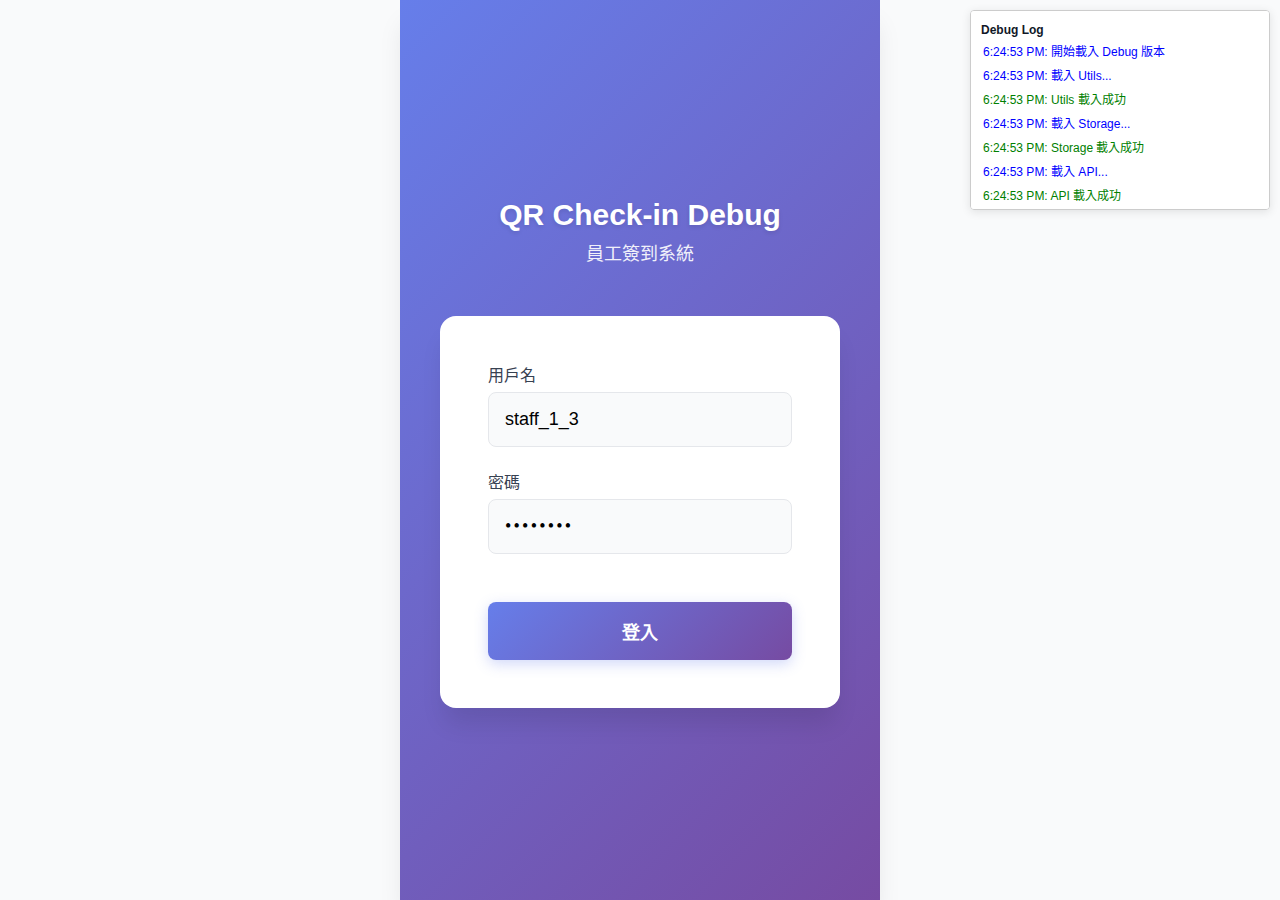
<file: debug.html>
<!DOCTYPE html>
<html lang="zh-TW">
<head>
    <meta charset="UTF-8">
    <meta name="viewport" content="width=device-width, initial-scale=1.0, user-scalable=no">
    <title>QR Check-in Staff Debug</title>
    
    <!-- Styles -->
    <link rel="stylesheet" href="css/main.css">
    <link rel="stylesheet" href="css/login.css">
    
    <style>
        .debug-panel {
            position: fixed;
            top: 10px;
            right: 10px;
            width: 300px;
            background: #fff;
            border: 1px solid #ccc;
            padding: 10px;
            font-size: 12px;
            max-height: 200px;
            overflow-y: auto;
            z-index: 9999;
            border-radius: 4px;
            box-shadow: 0 2px 10px rgba(0,0,0,0.1);
        }
        .debug-log {
            margin: 2px 0;
            padding: 2px;
        }
        .debug-success { color: green; }
        .debug-error { color: red; }
        .debug-info { color: blue; }
        .debug-warning { color: orange; }
    </style>
</head>
<body>
    <!-- Debug Panel -->
    <div id="debug-panel" class="debug-panel">
        <h4>Debug Log</h4>
        <div id="debug-log"></div>
        <button onclick="clearDebugLog()">清除</button>
    </div>

    <!-- Loading Screen -->
    <div id="loading-screen" class="loading-screen">
        <div class="loading-spinner"></div>
        <p>正在載入 Debug 模式...</p>
    </div>

    <!-- Login Page -->
    <div id="login-page" class="page hidden">
        <div class="login-container">
            <div class="logo">
                <h1>QR Check-in Debug</h1>
                <p>員工簽到系統</p>
            </div>
            
            <form id="login-form" class="login-form">
                <div class="input-group">
                    <label for="username">用戶名</label>
                    <input type="text" id="username" name="username" value="staff_1_3" required>
                </div>
                
                <div class="input-group">
                    <label for="password">密碼</label>
                    <input type="password" id="password" name="password" value="password" required>
                </div>
                
                <button type="submit" class="btn btn-primary" id="login-btn">
                    <span class="btn-text">登入</span>
                    <span class="btn-loading hidden">載入中...</span>
                </button>
            </form>
            
            <div id="login-error" class="error-message hidden"></div>
        </div>
    </div>

    <!-- Dashboard Page -->
    <div id="dashboard-page" class="page hidden">
        <header class="header">
            <div class="header-left">
                <h2 id="staff-name">員工姓名</h2>
            </div>
            <div class="header-right">
                <button id="logout-btn" class="icon-btn">登出</button>
            </div>
        </header>
        <div class="dashboard-content">
            <h3>登入成功！</h3>
            <p>主要功能正在開發中...</p>
        </div>
    </div>

    <script>
        // Debug 工具
        function debugLog(message, type = 'info') {
            console.log(`[DEBUG] ${message}`);
            const logDiv = document.getElementById('debug-log');
            if (logDiv) {
                const entry = document.createElement('div');
                entry.className = `debug-log debug-${type}`;
                entry.textContent = `${new Date().toLocaleTimeString()}: ${message}`;
                logDiv.appendChild(entry);
                logDiv.scrollTop = logDiv.scrollHeight;
            }
        }

        function clearDebugLog() {
            document.getElementById('debug-log').innerHTML = '';
        }

        // 全域錯誤捕獲
        window.addEventListener('error', (e) => {
            debugLog(`JavaScript 錯誤: ${e.message} at ${e.filename}:${e.lineno}`, 'error');
        });

        window.addEventListener('unhandledrejection', (e) => {
            debugLog(`Promise 錯誤: ${e.reason}`, 'error');
        });

        debugLog('開始載入 Debug 版本', 'info');
    </script>

    <!-- 逐步載入和測試 JavaScript 檔案 -->
    <script>
        debugLog('載入 Utils...', 'info');
    </script>
    <script src="js/utils.js" onload="debugLog('Utils 載入成功', 'success')" onerror="debugLog('Utils 載入失敗', 'error')"></script>
    
    <script>
        debugLog('載入 Storage...', 'info');
    </script>
    <script src="js/storage.js" onload="debugLog('Storage 載入成功', 'success')" onerror="debugLog('Storage 載入失敗', 'error')"></script>
    
    <script>
        debugLog('載入 API...', 'info');
    </script>
    <script src="js/api.js" onload="debugLog('API 載入成功', 'success')" onerror="debugLog('API 載入失敗', 'error')"></script>
    
    <script>
        debugLog('載入 Auth...', 'info');
    </script>
    <script src="js/auth.js" onload="debugLog('Auth 載入成功', 'success')" onerror="debugLog('Auth 載入失敗', 'error')"></script>

    <script>
        // 簡化的應用程式邏輯
        document.addEventListener('DOMContentLoaded', async () => {
            debugLog('DOM 載入完成', 'success');
            
            try {
                // 測試各個模組是否可用
                if (typeof Utils !== 'undefined') {
                    debugLog('Utils 模組可用', 'success');
                } else {
                    debugLog('Utils 模組不可用', 'error');
                }

                if (typeof Storage !== 'undefined') {
                    debugLog('Storage 模組可用', 'success');
                    try {
                        await Storage.init();
                        debugLog('Storage 初始化成功', 'success');
                    } catch (error) {
                        debugLog(`Storage 初始化失敗: ${error.message}`, 'error');
                    }
                } else {
                    debugLog('Storage 模組不可用', 'error');
                }

                if (typeof API !== 'undefined') {
                    debugLog('API 模組可用', 'success');
                    API.loadAuthToken();
                    debugLog('API token 載入完成', 'info');
                } else {
                    debugLog('API 模組不可用', 'error');
                }

                if (typeof Auth !== 'undefined') {
                    debugLog('Auth 模組可用', 'success');
                    const isAuth = Auth.isAuthenticated();
                    debugLog(`認證狀態: ${isAuth}`, 'info');
                } else {
                    debugLog('Auth 模組不可用', 'error');
                }

                // 設置登入表單
                const loginForm = document.getElementById('login-form');
                if (loginForm) {
                    loginForm.addEventListener('submit', async (e) => {
                        e.preventDefault();
                        debugLog('開始登入...', 'info');
                        
                        const formData = new FormData(e.target);
                        const credentials = {
                            username: formData.get('username'),
                            password: formData.get('password')
                        };
                        
                        try {
                            const result = await Auth.login(credentials);
                            debugLog('登入成功', 'success');
                            showDashboard();
                        } catch (error) {
                            debugLog(`登入失敗: ${error.message}`, 'error');
                            document.getElementById('login-error').textContent = error.message;
                            document.getElementById('login-error').classList.remove('hidden');
                        }
                    });
                }

                // 登出按鈕
                const logoutBtn = document.getElementById('logout-btn');
                if (logoutBtn) {
                    logoutBtn.addEventListener('click', () => {
                        Auth.logout();
                        showLogin();
                    });
                }

                // 檢查認證狀態並顯示適當頁面
                if (Auth && Auth.isAuthenticated()) {
                    try {
                        const isValid = await Auth.validateSession();
                        if (isValid) {
                            showDashboard();
                        } else {
                            showLogin();
                        }
                    } catch (error) {
                        debugLog(`Session 驗證失敗: ${error.message}`, 'error');
                        showLogin();
                    }
                } else {
                    showLogin();
                }

                // 隱藏載入畫面
                setTimeout(() => {
                    document.getElementById('loading-screen').style.display = 'none';
                }, 500);

            } catch (error) {
                debugLog(`初始化錯誤: ${error.message}`, 'error');
                document.getElementById('loading-screen').innerHTML = `<p>初始化失敗: ${error.message}</p>`;
            }
        });

        function showLogin() {
            debugLog('顯示登入頁面', 'info');
            document.getElementById('login-page').classList.remove('hidden');
            document.getElementById('dashboard-page').classList.add('hidden');
        }

        function showDashboard() {
            debugLog('顯示儀表板', 'info');
            document.getElementById('login-page').classList.add('hidden');
            document.getElementById('dashboard-page').classList.remove('hidden');
            
            // 更新用戶資訊
            const staff = Auth.getCurrentStaff();
            if (staff) {
                document.getElementById('staff-name').textContent = staff.full_name || '員工';
            }
        }
    </script>
</body>
</html>
</file>
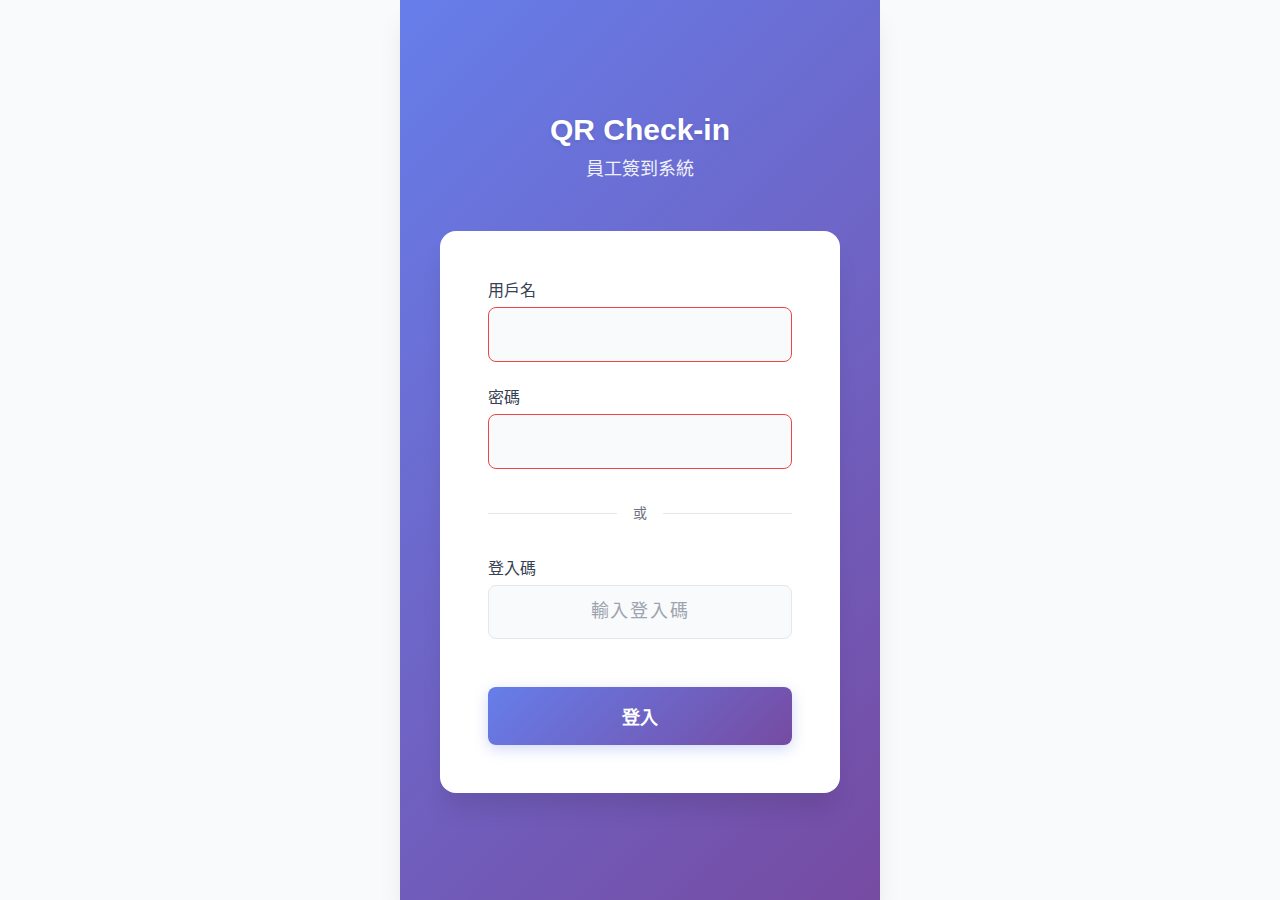
<file: index-fixed.html>
<!DOCTYPE html>
<html lang="zh-TW">
<head>
    <meta charset="UTF-8">
    <meta name="viewport" content="width=device-width, initial-scale=1.0, user-scalable=no">
    <title>QR Check-in Staff</title>
    
    <!-- PWA Meta Tags -->
    <meta name="description" content="QR Check-in System 員工掃碼簽到應用">
    <meta name="theme-color" content="#667eea">
    <meta name="apple-mobile-web-app-capable" content="yes">
    <meta name="apple-mobile-web-app-status-bar-style" content="default">
    <meta name="apple-mobile-web-app-title" content="QR Staff">
    
    <!-- PWA Links -->
    <link rel="manifest" href="manifest.json">
    <link rel="icon" type="image/svg+xml" sizes="192x192" href="icons/icon-192.svg">
    <link rel="apple-touch-icon" href="icons/icon-192.svg">
    
    <!-- Styles - 逐個載入並處理錯誤 -->
    <style>
        /* 內嵌基礎樣式以防 CSS 載入失敗 */
        body { 
            font-family: -apple-system, BlinkMacSystemFont, sans-serif; 
            margin: 0; 
            background: #f5f5f5; 
        }
        .loading-screen {
            position: fixed;
            top: 0;
            left: 0;
            right: 0;
            bottom: 0;
            background: #fff;
            display: flex;
            flex-direction: column;
            align-items: center;
            justify-content: center;
            z-index: 9999;
        }
        .loading-spinner {
            width: 40px;
            height: 40px;
            border: 4px solid #e5e7eb;
            border-top: 4px solid #667eea;
            border-radius: 50%;
            animation: spin 1s linear infinite;
            margin-bottom: 1rem;
        }
        @keyframes spin {
            0% { transform: rotate(0deg); }
            100% { transform: rotate(360deg); }
        }
        .hidden { display: none !important; }
        .page {
            min-height: 100vh;
            max-width: 480px;
            margin: 0 auto;
            background: white;
        }
        .error-state {
            padding: 20px;
            text-align: center;
            color: #ef4444;
        }
    </style>
</head>
<body>
    <!-- Loading Screen -->
    <div id="loading-screen" class="loading-screen">
        <div class="loading-spinner"></div>
        <p>正在載入...</p>
        <p id="loading-status" style="font-size: 12px; color: #666;"></p>
    </div>

    <!-- Network Status -->
    <div id="network-status" class="network-status hidden">
        <span id="network-indicator" class="network-indicator"></span>
        <span id="network-text">離線模式</span>
    </div>

    <!-- Login Page -->
    <div id="login-page" class="page hidden">
        <div class="login-container">
            <div class="logo">
                <h1>QR Check-in</h1>
                <p>員工簽到系統</p>
            </div>
            
            <form id="login-form" class="login-form">
                <div class="input-group">
                    <label for="username">用戶名</label>
                    <input type="text" id="username" name="username" required>
                </div>
                
                <div class="input-group">
                    <label for="password">密碼</label>
                    <input type="password" id="password" name="password" required>
                </div>
                
                <div class="divider">
                    <span>或</span>
                </div>
                
                <div class="input-group">
                    <label for="login-code">登入碼</label>
                    <input type="text" id="login-code" name="login_code" placeholder="輸入登入碼">
                </div>
                
                <button type="submit" class="btn btn-primary" id="login-btn">
                    <span class="btn-text">登入</span>
                    <span class="btn-loading hidden">
                        <div class="mini-spinner"></div>
                        登入中...
                    </span>
                </button>
            </form>
            
            <div id="login-error" class="error-message hidden"></div>
        </div>
    </div>

    <!-- Main Dashboard -->
    <div id="dashboard-page" class="page hidden">
        <header class="header">
            <div class="header-left">
                <h2 id="staff-name">員工姓名</h2>
                <span id="selected-event" class="selected-event">未選擇活動</span>
            </div>
            <div class="header-right">
                <button id="sync-btn" class="icon-btn" title="手動同步">
                    <span class="sync-icon">🔄</span>
                </button>
                <button id="logout-btn" class="icon-btn" title="登出">
                    <span class="logout-icon">🚪</span>
                </button>
            </div>
        </header>

        <div class="dashboard-content">
            <!-- Event Selection -->
            <section id="event-section" class="card">
                <h3>選擇活動</h3>
                <div id="events-loading" class="loading-text">載入活動中...</div>
                <div id="events-list" class="events-list hidden"></div>
            </section>

            <!-- Quick Actions -->
            <section class="quick-actions">
                <button id="scan-btn" class="action-btn scan-btn" disabled>
                    <div class="action-icon">📷</div>
                    <span>開始掃碼</span>
                </button>
                
                <button id="stats-btn" class="action-btn stats-btn" disabled>
                    <div class="action-icon">📊</div>
                    <span>查看統計</span>
                </button>
            </section>

            <!-- Status Cards -->
            <section class="status-cards">
                <div class="status-card">
                    <div class="status-number" id="total-tickets">0</div>
                    <div class="status-label">總票券</div>
                </div>
                <div class="status-card">
                    <div class="status-number" id="checked-in">0</div>
                    <div class="status-label">已簽到</div>
                </div>
                <div class="status-card">
                    <div class="status-number" id="pending-sync">0</div>
                    <div class="status-label">待同步</div>
                </div>
            </section>
        </div>
    </div>

    <!-- Toast Notifications -->
    <div id="toast-container" class="toast-container"></div>

    <script>
        // 載入狀態管理
        const loadingStatus = document.getElementById('loading-status');
        let loadedModules = {};
        
        function updateLoadingStatus(message) {
            if (loadingStatus) {
                loadingStatus.textContent = message;
            }
            console.log('[Loading]', message);
        }

        // 錯誤處理
        window.addEventListener('error', (e) => {
            console.error('Global Error:', e.error);
            updateLoadingStatus(`錯誤: ${e.message}`);
        });

        window.addEventListener('unhandledrejection', (e) => {
            console.error('Unhandled Promise:', e.reason);
            updateLoadingStatus(`Promise 錯誤: ${e.reason}`);
        });

        // 動態載入 CSS
        function loadCSS(href) {
            return new Promise((resolve, reject) => {
                const link = document.createElement('link');
                link.rel = 'stylesheet';
                link.href = href;
                link.onload = () => resolve();
                link.onerror = () => reject(new Error(`Failed to load CSS: ${href}`));
                document.head.appendChild(link);
            });
        }

        // 動態載入 JavaScript
        function loadScript(src) {
            return new Promise((resolve, reject) => {
                const script = document.createElement('script');
                script.src = src;
                script.onload = () => resolve();
                script.onerror = () => reject(new Error(`Failed to load script: ${src}`));
                document.body.appendChild(script);
            });
        }

        // 安全的模組載入
        async function loadModule(name, src, required = true) {
            try {
                updateLoadingStatus(`載入 ${name}...`);
                await loadScript(src);
                loadedModules[name] = true;
                updateLoadingStatus(`✓ ${name} 載入成功`);
                return true;
            } catch (error) {
                loadedModules[name] = false;
                console.error(`Failed to load ${name}:`, error);
                updateLoadingStatus(`✗ ${name} 載入失敗`);
                
                if (required) {
                    throw error;
                }
                return false;
            }
        }

        // 應用程式初始化
        async function initApp() {
            try {
                updateLoadingStatus('開始初始化...');

                // 1. 載入 CSS
                updateLoadingStatus('載入樣式...');
                try {
                    await Promise.all([
                        loadCSS('css/main.css'),
                        loadCSS('css/login.css'),
                        loadCSS('css/scanner.css'),
                        loadCSS('css/stats.css')
                    ]);
                    updateLoadingStatus('✓ 樣式載入完成');
                } catch (error) {
                    console.warn('Some CSS failed to load:', error);
                    updateLoadingStatus('⚠ 部分樣式載入失敗，使用基礎樣式');
                }

                // 2. 載入必需的 JavaScript 模組
                await loadModule('Utils', 'js/utils.js', true);
                await loadModule('Storage', 'js/storage.js', true);
                await loadModule('API', 'js/api.js', true);
                await loadModule('Auth', 'js/auth.js', true);

                // 3. 載入可選模組
                await loadModule('Sync', 'js/sync.js', false);

                // 4. 初始化核心功能
                updateLoadingStatus('初始化存儲...');
                if (typeof Storage !== 'undefined') {
                    await Storage.init();
                }

                updateLoadingStatus('載入認證狀態...');
                if (typeof API !== 'undefined') {
                    API.loadAuthToken();
                }

                // 5. 設置應用程式
                updateLoadingStatus('設置應用程式...');
                setupApp();

                // 6. 檢查認證狀態
                updateLoadingStatus('檢查登入狀態...');
                const isAuthenticated = await checkAuthState();
                
                if (isAuthenticated) {
                    await showDashboard();
                } else {
                    showLogin();
                }

                // 7. 完成載入
                setTimeout(() => {
                    document.getElementById('loading-screen').style.display = 'none';
                    updateLoadingStatus('應用程式已就緒');
                }, 500);

            } catch (error) {
                console.error('App initialization failed:', error);
                updateLoadingStatus(`初始化失敗: ${error.message}`);
                
                // 顯示錯誤頁面
                document.getElementById('loading-screen').innerHTML = `
                    <div class="error-state">
                        <h3>載入失敗</h3>
                        <p>${error.message}</p>
                        <button onclick="location.reload()">重新載入</button>
                    </div>
                `;
            }
        }

        // 設置應用程式
        function setupApp() {
            // 登入表單
            const loginForm = document.getElementById('login-form');
            if (loginForm) {
                loginForm.addEventListener('submit', handleLogin);
            }

            // 登出按鈕
            const logoutBtn = document.getElementById('logout-btn');
            if (logoutBtn) {
                logoutBtn.addEventListener('click', handleLogout);
            }
        }

        // 檢查認證狀態
        async function checkAuthState() {
            try {
                if (typeof Auth !== 'undefined' && Auth.isAuthenticated()) {
                    return await Auth.validateSession();
                }
                return false;
            } catch (error) {
                console.error('Auth state check failed:', error);
                return false;
            }
        }

        // 處理登入
        async function handleLogin(event) {
            event.preventDefault();
            
            const formData = new FormData(event.target);
            const loginBtn = document.getElementById('login-btn');
            const errorDiv = document.getElementById('login-error');
            
            try {
                // 設置載入狀態
                setButtonLoading(loginBtn, true);
                hideElement(errorDiv);
                
                const credentials = {
                    username: formData.get('username'),
                    password: formData.get('password'),
                    loginCode: formData.get('login_code')
                };
                
                if (typeof Auth === 'undefined') {
                    throw new Error('認證模組未載入');
                }
                
                const result = await Auth.login(credentials);
                
                if (result.success) {
                    showToast(`歡迎，${result.staff.full_name}！`, 'success');
                    await showDashboard();
                }
                
            } catch (error) {
                console.error('Login failed:', error);
                showError(error.message, errorDiv);
            } finally {
                setButtonLoading(loginBtn, false);
            }
        }

        // 處理登出
        async function handleLogout() {
            try {
                if (typeof Auth !== 'undefined') {
                    await Auth.logout();
                }
                showToast('已成功登出', 'info');
                showLogin();
            } catch (error) {
                console.error('Logout failed:', error);
                showError('登出失敗: ' + error.message);
            }
        }

        // 顯示登入頁面
        function showLogin() {
            hideAllPages();
            showPage('login');
        }

        // 顯示儀表板
        async function showDashboard() {
            hideAllPages();
            showPage('dashboard');
            
            // 更新員工資訊
            if (typeof Auth !== 'undefined') {
                const staff = Auth.getCurrentStaff();
                if (staff) {
                    const nameElement = document.getElementById('staff-name');
                    if (nameElement) {
                        nameElement.textContent = staff.full_name || '員工';
                    }
                }
            }
        }

        // 工具函數
        function showPage(pageId) {
            const page = document.getElementById(`${pageId}-page`);
            if (page) {
                page.classList.remove('hidden');
            }
        }

        function hideAllPages() {
            const pages = ['login', 'dashboard'];
            pages.forEach(pageId => {
                const page = document.getElementById(`${pageId}-page`);
                if (page) {
                    page.classList.add('hidden');
                }
            });
        }

        function showElement(element) {
            if (element) {
                element.classList.remove('hidden');
            }
        }

        function hideElement(element) {
            if (element) {
                element.classList.add('hidden');
            }
        }

        function setButtonLoading(button, loading) {
            if (!button) return;
            
            const btnText = button.querySelector('.btn-text');
            const btnLoading = button.querySelector('.btn-loading');
            
            if (loading) {
                button.disabled = true;
                if (btnText) btnText.style.display = 'none';
                if (btnLoading) btnLoading.classList.remove('hidden');
            } else {
                button.disabled = false;
                if (btnText) btnText.style.display = '';
                if (btnLoading) btnLoading.classList.add('hidden');
            }
        }

        function showError(message, container = null) {
            if (container) {
                container.textContent = message;
                container.classList.remove('hidden');
            } else {
                showToast(message, 'error');
            }
        }

        function showToast(message, type = 'info') {
            console.log(`[Toast ${type}]`, message);
            // 簡化的 toast 實現
            const container = document.getElementById('toast-container');
            if (container) {
                const toast = document.createElement('div');
                toast.className = `toast ${type}`;
                toast.textContent = message;
                container.appendChild(toast);
                
                setTimeout(() => {
                    if (toast.parentNode) {
                        toast.parentNode.removeChild(toast);
                    }
                }, 3000);
            }
        }

        // 啟動應用程式
        document.addEventListener('DOMContentLoaded', initApp);
    </script>
</body>
</html>
</file>
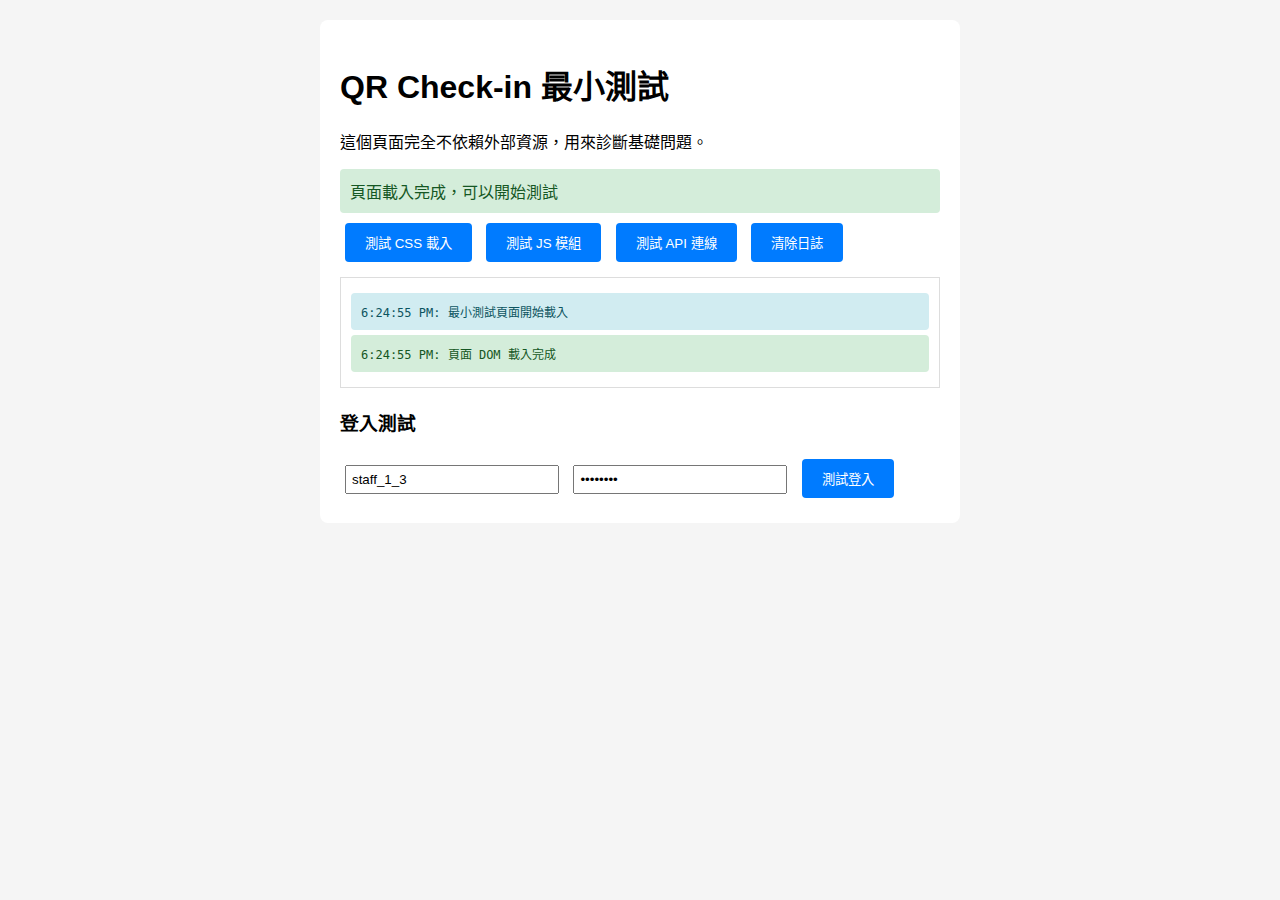
<file: test-minimal.html>
<!DOCTYPE html>
<html lang="zh-TW">
<head>
    <meta charset="UTF-8">
    <meta name="viewport" content="width=device-width, initial-scale=1.0">
    <title>Minimal Test</title>
    <style>
        body {
            font-family: Arial, sans-serif;
            margin: 20px;
            background: #f5f5f5;
        }
        .container {
            background: white;
            padding: 20px;
            border-radius: 8px;
            max-width: 600px;
            margin: 0 auto;
        }
        .status {
            padding: 10px;
            margin: 5px 0;
            border-radius: 4px;
        }
        .success { background: #d4edda; color: #155724; }
        .error { background: #f8d7da; color: #721c24; }
        .info { background: #d1ecf1; color: #0c5460; }
        button {
            background: #007bff;
            color: white;
            border: none;
            padding: 10px 20px;
            border-radius: 4px;
            cursor: pointer;
            margin: 5px;
        }
        button:hover { background: #0056b3; }
        #log { 
            max-height: 200px; 
            overflow-y: auto; 
            border: 1px solid #ddd; 
            padding: 10px;
            margin: 10px 0;
            font-family: monospace;
            font-size: 12px;
        }
    </style>
</head>
<body>
    <div class="container">
        <h1>QR Check-in 最小測試</h1>
        <p>這個頁面完全不依賴外部資源，用來診斷基礎問題。</p>
        
        <div class="status info" id="status">頁面載入中...</div>
        
        <button onclick="testCSS()">測試 CSS 載入</button>
        <button onclick="testJS()">測試 JS 模組</button>
        <button onclick="testAPI()">測試 API 連線</button>
        <button onclick="clearLog()">清除日誌</button>
        
        <div id="log"></div>
        
        <div style="margin-top: 20px;">
            <h3>登入測試</h3>
            <input type="text" id="username" placeholder="用戶名" value="staff_1_3" style="width: 200px; padding: 5px; margin: 5px;">
            <input type="password" id="password" placeholder="密碼" value="password" style="width: 200px; padding: 5px; margin: 5px;">
            <button onclick="testLogin()">測試登入</button>
        </div>
    </div>

    <script>
        function log(message, type = 'info') {
            console.log(`[TEST] ${message}`);
            const logDiv = document.getElementById('log');
            const entry = document.createElement('div');
            entry.className = `status ${type}`;
            entry.innerHTML = `${new Date().toLocaleTimeString()}: ${message}`;
            logDiv.appendChild(entry);
            logDiv.scrollTop = logDiv.scrollHeight;
        }

        function clearLog() {
            document.getElementById('log').innerHTML = '';
        }

        function updateStatus(message, type = 'info') {
            const statusDiv = document.getElementById('status');
            statusDiv.textContent = message;
            statusDiv.className = `status ${type}`;
        }

        async function testCSS() {
            log('開始測試 CSS 載入...', 'info');
            
            const cssFiles = [
                'css/main.css',
                'css/login.css',
                'css/scanner.css',
                'css/stats.css'
            ];
            
            for (const cssFile of cssFiles) {
                try {
                    const response = await fetch(cssFile);
                    if (response.ok) {
                        log(`✓ ${cssFile} 載入成功`, 'success');
                    } else {
                        log(`✗ ${cssFile} 載入失敗: ${response.status}`, 'error');
                    }
                } catch (error) {
                    log(`✗ ${cssFile} 載入錯誤: ${error.message}`, 'error');
                }
            }
        }

        async function testJS() {
            log('開始測試 JS 模組載入...', 'info');
            
            const jsFiles = [
                'js/utils.js',
                'js/storage.js',
                'js/api.js',
                'js/auth.js',
                'js/sync.js',
                'js/scanner.js',
                'js/stats.js'
            ];
            
            for (const jsFile of jsFiles) {
                try {
                    const response = await fetch(jsFile);
                    if (response.ok) {
                        log(`✓ ${jsFile} 可訪問`, 'success');
                    } else {
                        log(`✗ ${jsFile} 無法訪問: ${response.status}`, 'error');
                    }
                } catch (error) {
                    log(`✗ ${jsFile} 請求錯誤: ${error.message}`, 'error');
                }
            }
        }

        async function testAPI() {
            log('開始測試 API 連線...', 'info');
            
            try {
                const response = await fetch('http://office.fanpokka.ai:8000/health');
                if (response.ok) {
                    const data = await response.json();
                    log(`✓ API 連線成功: ${JSON.stringify(data)}`, 'success');
                } else {
                    log(`✗ API 回應錯誤: ${response.status}`, 'error');
                }
            } catch (error) {
                log(`✗ API 連線失敗: ${error.message}`, 'error');
            }
        }

        async function testLogin() {
            const username = document.getElementById('username').value;
            const password = document.getElementById('password').value;
            
            if (!username || !password) {
                log('請輸入用戶名和密碼', 'error');
                return;
            }
            
            log('開始測試登入...', 'info');
            
            try {
                const response = await fetch('http://office.fanpokka.ai:8000/api/v1/staff/login', {
                    method: 'POST',
                    headers: {
                        'Content-Type': 'application/json'
                    },
                    body: JSON.stringify({
                        username: username,
                        password: password
                    })
                });
                
                const data = await response.json();
                
                if (response.ok && data.access_token) {
                    log(`✓ 登入成功! 歡迎 ${data.full_name}`, 'success');
                } else {
                    log(`✗ 登入失敗: ${data.message || '未知錯誤'}`, 'error');
                }
            } catch (error) {
                log(`✗ 登入請求失敗: ${error.message}`, 'error');
            }
        }

        // 頁面載入完成
        document.addEventListener('DOMContentLoaded', () => {
            log('頁面 DOM 載入完成', 'success');
            updateStatus('頁面載入完成，可以開始測試', 'success');
        });

        // 全域錯誤捕獲
        window.addEventListener('error', (e) => {
            log(`JavaScript 錯誤: ${e.message} at ${e.filename}:${e.lineno}`, 'error');
        });

        window.addEventListener('unhandledrejection', (e) => {
            log(`Promise 錯誤: ${e.reason}`, 'error');
        });

        // 立即執行測試
        log('最小測試頁面開始載入', 'info');
        updateStatus('正在初始化測試環境...', 'info');
    </script>
</body>
</html>
</file>
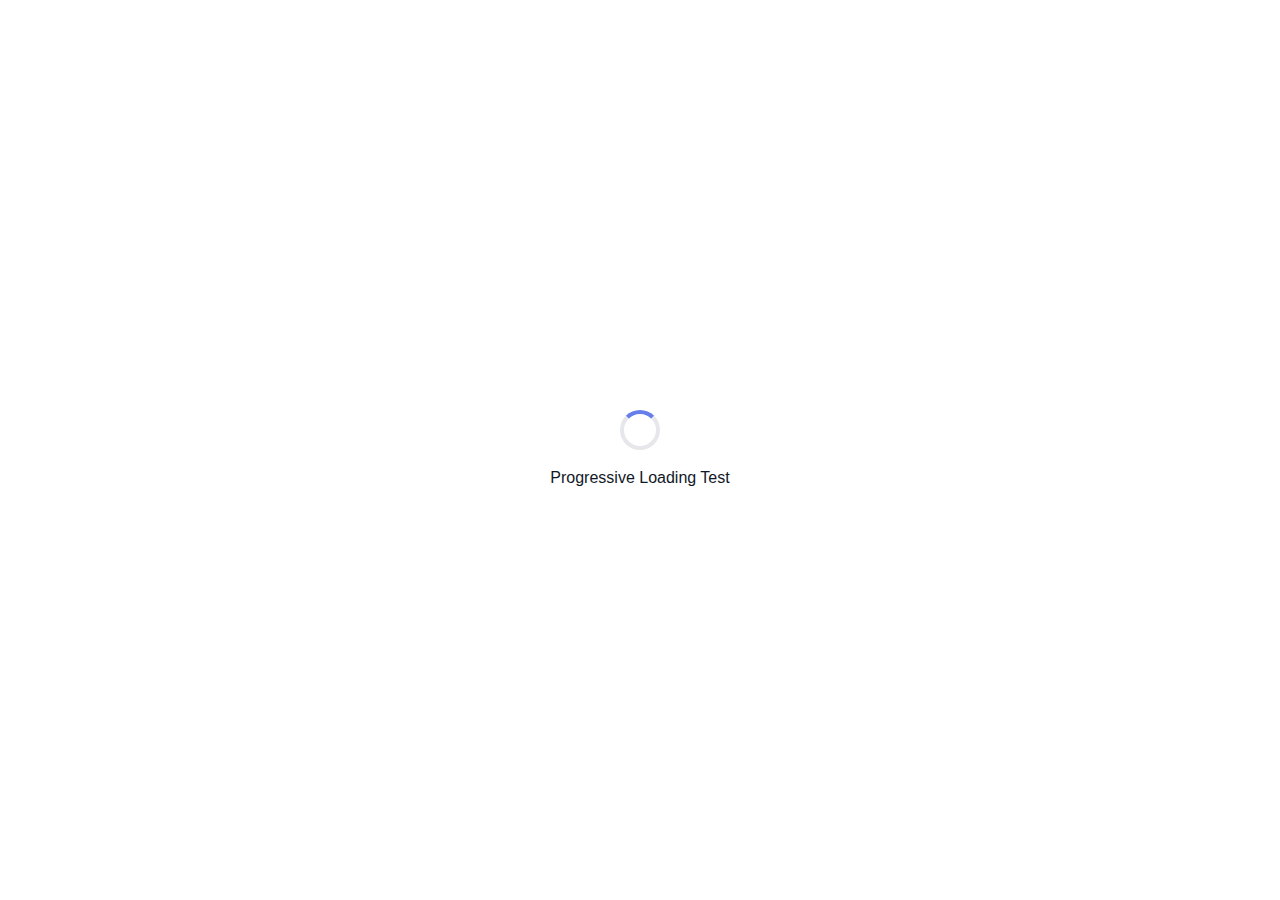
<file: test-progressive.html>
<!DOCTYPE html>
<html lang="zh-TW">
<head>
    <meta charset="UTF-8">
    <meta name="viewport" content="width=device-width, initial-scale=1.0, user-scalable=no">
    <title>QR Check-in Staff Progressive Test</title>
    
    <!-- Styles -->
    <link rel="stylesheet" href="css/main.css">
    <link rel="stylesheet" href="css/login.css">
    
    <style>
        .test-controls {
            position: fixed;
            bottom: 10px;
            left: 10px;
            right: 10px;
            background: #fff;
            padding: 10px;
            border-radius: 8px;
            box-shadow: 0 2px 10px rgba(0,0,0,0.1);
            z-index: 9998;
        }
        .test-controls button {
            margin: 2px;
            padding: 5px 10px;
            font-size: 12px;
        }
        .status {
            font-size: 11px;
            margin: 2px 0;
        }
        .success { color: green; }
        .error { color: red; }
        .debug-panel {
            position: fixed;
            top: 10px;
            right: 10px;
            width: 280px;
            background: #fff;
            border: 1px solid #ccc;
            padding: 8px;
            font-size: 11px;
            max-height: 150px;
            overflow-y: auto;
            z-index: 9999;
            border-radius: 4px;
        }
    </style>
</head>
<body>
    <!-- Debug Panel -->
    <div id="debug-panel" class="debug-panel">
        <div><strong>Progressive Loading Test</strong></div>
        <div id="debug-log"></div>
    </div>

    <!-- Test Controls -->
    <div class="test-controls">
        <button onclick="loadNextModule()">載入下個模組</button>
        <button onclick="testApp()">測試應用程式</button>
        <button onclick="clearLog()">清除日誌</button>
        <div id="current-status" class="status">準備開始測試</div>
    </div>

    <!-- Loading Screen -->
    <div id="loading-screen" class="loading-screen">
        <div class="loading-spinner"></div>
        <p>Progressive Loading Test</p>
    </div>

    <!-- Login Page -->
    <div id="login-page" class="page hidden">
        <div class="login-container">
            <div class="logo">
                <h1>QR Check-in Test</h1>
                <p>Progressive Loading</p>
            </div>
            
            <form id="login-form" class="login-form">
                <div class="input-group">
                    <label for="username">用戶名</label>
                    <input type="text" id="username" name="username" value="staff_1_3" required>
                </div>
                
                <div class="input-group">
                    <label for="password">密碼</label>
                    <input type="password" id="password" name="password" value="password" required>
                </div>
                
                <button type="submit" class="btn btn-primary" id="login-btn">
                    <span class="btn-text">登入</span>
                    <span class="btn-loading hidden">載入中...</span>
                </button>
            </form>
            
            <div id="login-error" class="error-message hidden"></div>
        </div>
    </div>

    <!-- Dashboard Page -->
    <div id="dashboard-page" class="page hidden">
        <header class="header">
            <div class="header-left">
                <h2 id="staff-name">員工姓名</h2>
                <span id="selected-event" class="selected-event">未選擇活動</span>
            </div>
            <div class="header-right">
                <button id="logout-btn" class="icon-btn">登出</button>
            </div>
        </header>
        <div class="dashboard-content">
            <div class="card">
                <h3>Progressive Test 成功!</h3>
                <p>所有模組載入完成</p>
            </div>
        </div>
    </div>

    <script>
        let currentModuleIndex = 0;
        let modules = [
            { name: 'Utils', path: 'js/utils.js', required: true },
            { name: 'Storage', path: 'js/storage.js', required: true },
            { name: 'API', path: 'js/api.js', required: true },
            { name: 'Auth', path: 'js/auth.js', required: true },
            { name: 'Sync', path: 'js/sync.js', required: false },
            { name: 'Scanner', path: 'js/scanner.js', required: false },
            { name: 'Stats', path: 'js/stats.js', required: false },
            { name: 'QR-Scanner-Lib', path: 'libs/qr-scanner.min.js', required: false }
        ];
        let loadedModules = {};

        function log(message, type = 'info') {
            console.log(`[PROGRESSIVE] ${message}`);
            const debugLog = document.getElementById('debug-log');
            const entry = document.createElement('div');
            entry.className = type;
            entry.innerHTML = `${new Date().toLocaleTimeString()}: ${message}`;
            debugLog.appendChild(entry);
            debugLog.scrollTop = debugLog.scrollHeight;
            
            document.getElementById('current-status').innerHTML = message;
        }

        function clearLog() {
            document.getElementById('debug-log').innerHTML = '';
        }

        function loadScript(src) {
            return new Promise((resolve, reject) => {
                const script = document.createElement('script');
                script.src = src;
                script.onload = () => resolve();
                script.onerror = () => reject(new Error(`Failed to load ${src}`));
                document.head.appendChild(script);
            });
        }

        async function loadNextModule() {
            if (currentModuleIndex >= modules.length) {
                log('所有模組載入完成!', 'success');
                return;
            }

            const module = modules[currentModuleIndex];
            log(`載入 ${module.name}...`, 'info');

            try {
                await loadScript(module.path);
                loadedModules[module.name] = true;
                log(`✓ ${module.name} 載入成功`, 'success');
                
                // Test if module is available
                await testModuleAvailability(module.name);
                
            } catch (error) {
                loadedModules[module.name] = false;
                log(`✗ ${module.name} 載入失敗: ${error.message}`, 'error');
                
                if (module.required) {
                    log(`停止載入 - ${module.name} 是必需模組`, 'error');
                    return;
                }
            }

            currentModuleIndex++;
        }

        async function testModuleAvailability(moduleName) {
            try {
                switch (moduleName) {
                    case 'Utils':
                        if (typeof Utils !== 'undefined') {
                            log(`  → Utils.isOnline(): ${Utils.isOnline()}`, 'info');
                        }
                        break;
                    case 'Storage':
                        if (typeof Storage !== 'undefined') {
                            await Storage.init();
                            log('  → Storage 初始化成功', 'success');
                        }
                        break;
                    case 'API':
                        if (typeof API !== 'undefined') {
                            API.loadAuthToken();
                            log('  → API 初始化成功', 'success');
                        }
                        break;
                    case 'Auth':
                        if (typeof Auth !== 'undefined') {
                            const isAuth = Auth.isAuthenticated();
                            log(`  → Auth 狀態: ${isAuth}`, 'info');
                        }
                        break;
                    case 'Sync':
                        if (typeof Sync !== 'undefined') {
                            log('  → Sync 管理器可用', 'success');
                        }
                        break;
                    case 'Scanner':
                        if (typeof QRScanner !== 'undefined') {
                            log('  → QR 掃描器可用', 'success');
                        }
                        break;
                }
            } catch (error) {
                log(`  → ${moduleName} 測試失敗: ${error.message}`, 'error');
            }
        }

        async function testApp() {
            log('開始測試完整應用程式...', 'info');
            
            if (!loadedModules.Utils || !loadedModules.Storage || 
                !loadedModules.API || !loadedModules.Auth) {
                log('缺少必需模組，無法測試應用程式', 'error');
                return;
            }

            try {
                // Initialize like the original app
                if (typeof Storage !== 'undefined') {
                    await Storage.init();
                    log('Storage 初始化成功', 'success');
                }

                if (typeof API !== 'undefined') {
                    API.loadAuthToken();
                    log('API 設定完成', 'success');
                }

                // Setup login form
                const loginForm = document.getElementById('login-form');
                if (loginForm && typeof Auth !== 'undefined') {
                    loginForm.addEventListener('submit', async (e) => {
                        e.preventDefault();
                        log('開始登入測試...', 'info');
                        
                        const formData = new FormData(e.target);
                        const credentials = {
                            username: formData.get('username'),
                            password: formData.get('password')
                        };
                        
                        try {
                            const result = await Auth.login(credentials);
                            log('登入成功!', 'success');
                            showDashboard();
                        } catch (error) {
                            log(`登入失敗: ${error.message}`, 'error');
                        }
                    });
                }

                // Show login page
                setTimeout(() => {
                    document.getElementById('loading-screen').style.display = 'none';
                    showLogin();
                    log('應用程式測試準備完成', 'success');
                }, 500);

            } catch (error) {
                log(`應用程式測試失敗: ${error.message}`, 'error');
            }
        }

        function showLogin() {
            document.getElementById('login-page').classList.remove('hidden');
            document.getElementById('dashboard-page').classList.add('hidden');
        }

        function showDashboard() {
            document.getElementById('login-page').classList.add('hidden');
            document.getElementById('dashboard-page').classList.remove('hidden');
            
            if (typeof Auth !== 'undefined') {
                const staff = Auth.getCurrentStaff();
                if (staff) {
                    document.getElementById('staff-name').textContent = staff.full_name || '員工';
                }
            }
        }

        // Global error handling
        window.addEventListener('error', (e) => {
            log(`JavaScript 錯誤: ${e.message} at ${e.filename}:${e.lineno}`, 'error');
        });

        window.addEventListener('unhandledrejection', (e) => {
            log(`Promise 錯誤: ${e.reason}`, 'error');
        });

        // Initialize
        log('Progressive Loading Test 開始', 'info');
        log('點擊 "載入下個模組" 開始測試', 'info');
    </script>
</body>
</html>
</file>
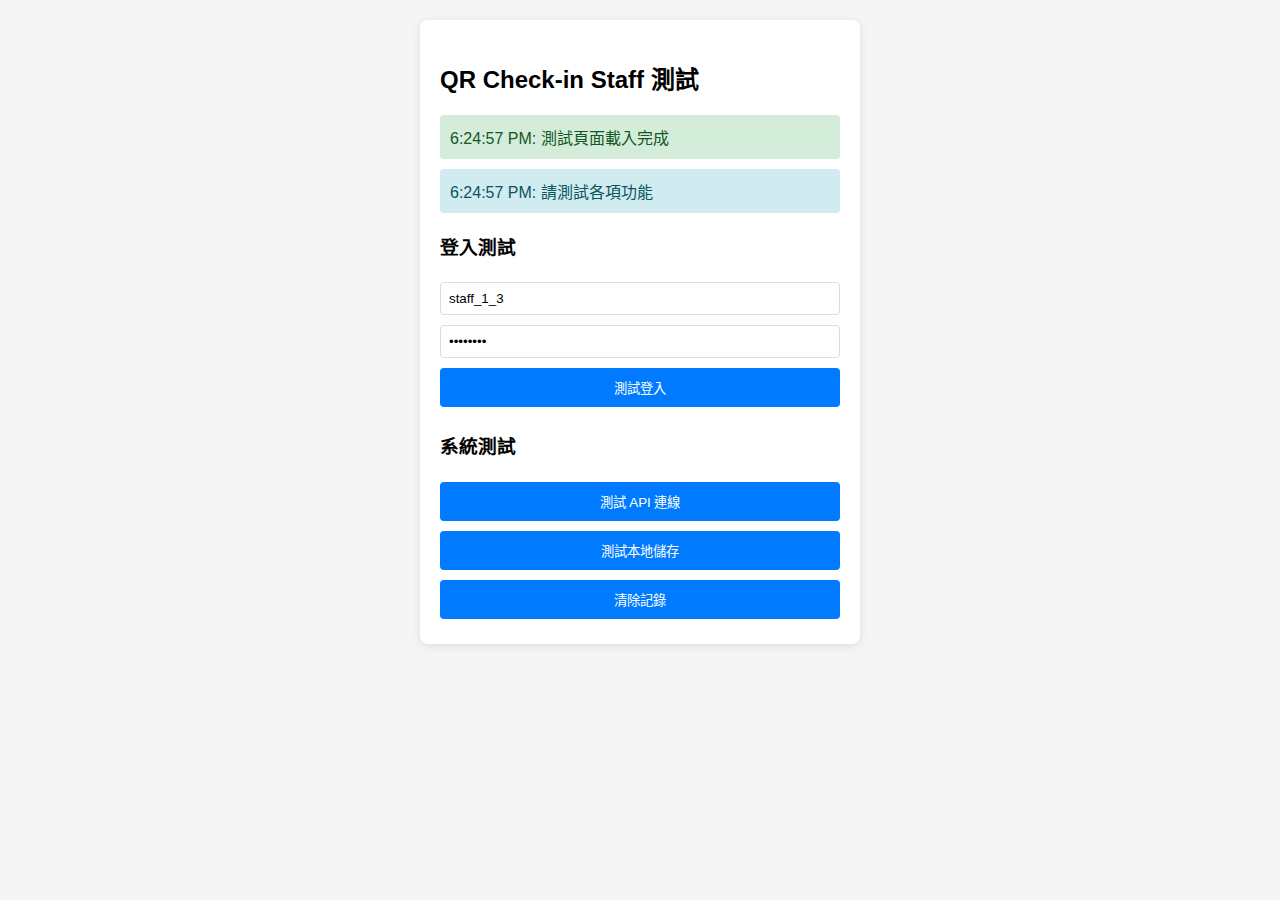
<file: test-simple.html>
<!DOCTYPE html>
<html lang="zh-TW">
<head>
    <meta charset="UTF-8">
    <meta name="viewport" content="width=device-width, initial-scale=1.0">
    <title>QR Check-in Staff Test</title>
    <style>
        body {
            font-family: Arial, sans-serif;
            margin: 20px;
            background: #f5f5f5;
        }
        .test-container {
            background: white;
            padding: 20px;
            border-radius: 8px;
            box-shadow: 0 2px 10px rgba(0,0,0,0.1);
            max-width: 400px;
            margin: 0 auto;
        }
        .status {
            padding: 10px;
            margin: 10px 0;
            border-radius: 4px;
        }
        .success { background: #d4edda; color: #155724; }
        .error { background: #f8d7da; color: #721c24; }
        .info { background: #d1ecf1; color: #0c5460; }
        button {
            background: #007bff;
            color: white;
            border: none;
            padding: 10px 20px;
            border-radius: 4px;
            cursor: pointer;
            width: 100%;
            margin: 5px 0;
        }
        button:hover {
            background: #0056b3;
        }
        input {
            width: 100%;
            padding: 8px;
            margin: 5px 0;
            border: 1px solid #ddd;
            border-radius: 4px;
            box-sizing: border-box;
        }
    </style>
</head>
<body>
    <div class="test-container">
        <h2>QR Check-in Staff 測試</h2>
        
        <div id="status-log"></div>
        
        <div>
            <h3>登入測試</h3>
            <input type="text" id="username" placeholder="用戶名" value="staff_1_3">
            <input type="password" id="password" placeholder="密碼" value="password">
            <button onclick="testLogin()">測試登入</button>
        </div>
        
        <div>
            <h3>系統測試</h3>
            <button onclick="testAPI()">測試 API 連線</button>
            <button onclick="testStorage()">測試本地儲存</button>
            <button onclick="clearLog()">清除記錄</button>
        </div>
    </div>

    <script>
        let logContainer = document.getElementById('status-log');
        
        function log(message, type = 'info') {
            console.log(message);
            const div = document.createElement('div');
            div.className = `status ${type}`;
            div.innerHTML = `${new Date().toLocaleTimeString()}: ${message}`;
            logContainer.appendChild(div);
            logContainer.scrollTop = logContainer.scrollHeight;
        }
        
        function clearLog() {
            logContainer.innerHTML = '';
        }
        
        async function testAPI() {
            log('測試 API 連線...', 'info');
            
            try {
                const response = await fetch('/api/health');
                if (response.ok) {
                    log('✓ API 連線成功', 'success');
                } else {
                    log(`✗ API 回應錯誤: ${response.status}`, 'error');
                }
            } catch (error) {
                log(`✗ API 連線失敗: ${error.message}`, 'error');
            }
        }
        
        async function testLogin() {
            const username = document.getElementById('username').value;
            const password = document.getElementById('password').value;
            
            if (!username || !password) {
                log('請輸入用戶名和密碼', 'error');
                return;
            }
            
            log('嘗試登入...', 'info');
            
            try {
                const response = await fetch('/api/v1/staff/login', {
                    method: 'POST',
                    headers: {
                        'Content-Type': 'application/json'
                    },
                    body: JSON.stringify({
                        username: username,
                        password: password
                    })
                });
                
                const data = await response.json();
                
                if (response.ok && data.access_token) {
                    log('✓ 登入成功!', 'success');
                    log(`歡迎 ${data.full_name}`, 'success');
                } else {
                    log(`✗ 登入失敗: ${data.message || '未知錯誤'}`, 'error');
                }
            } catch (error) {
                log(`✗ 登入請求失敗: ${error.message}`, 'error');
            }
        }
        
        function testStorage() {
            log('測試本地儲存...', 'info');
            
            try {
                // Test localStorage
                localStorage.setItem('test', 'hello');
                const value = localStorage.getItem('test');
                localStorage.removeItem('test');
                
                if (value === 'hello') {
                    log('✓ localStorage 正常', 'success');
                } else {
                    log('✗ localStorage 異常', 'error');
                }
                
                // Test IndexedDB
                if ('indexedDB' in window) {
                    log('✓ IndexedDB 支援', 'success');
                } else {
                    log('✗ IndexedDB 不支援', 'error');
                }
                
            } catch (error) {
                log(`✗ 儲存測試失敗: ${error.message}`, 'error');
            }
        }
        
        // 初始化
        log('測試頁面載入完成', 'success');
        log('請測試各項功能', 'info');
    </script>
</body>
</html>
</file>
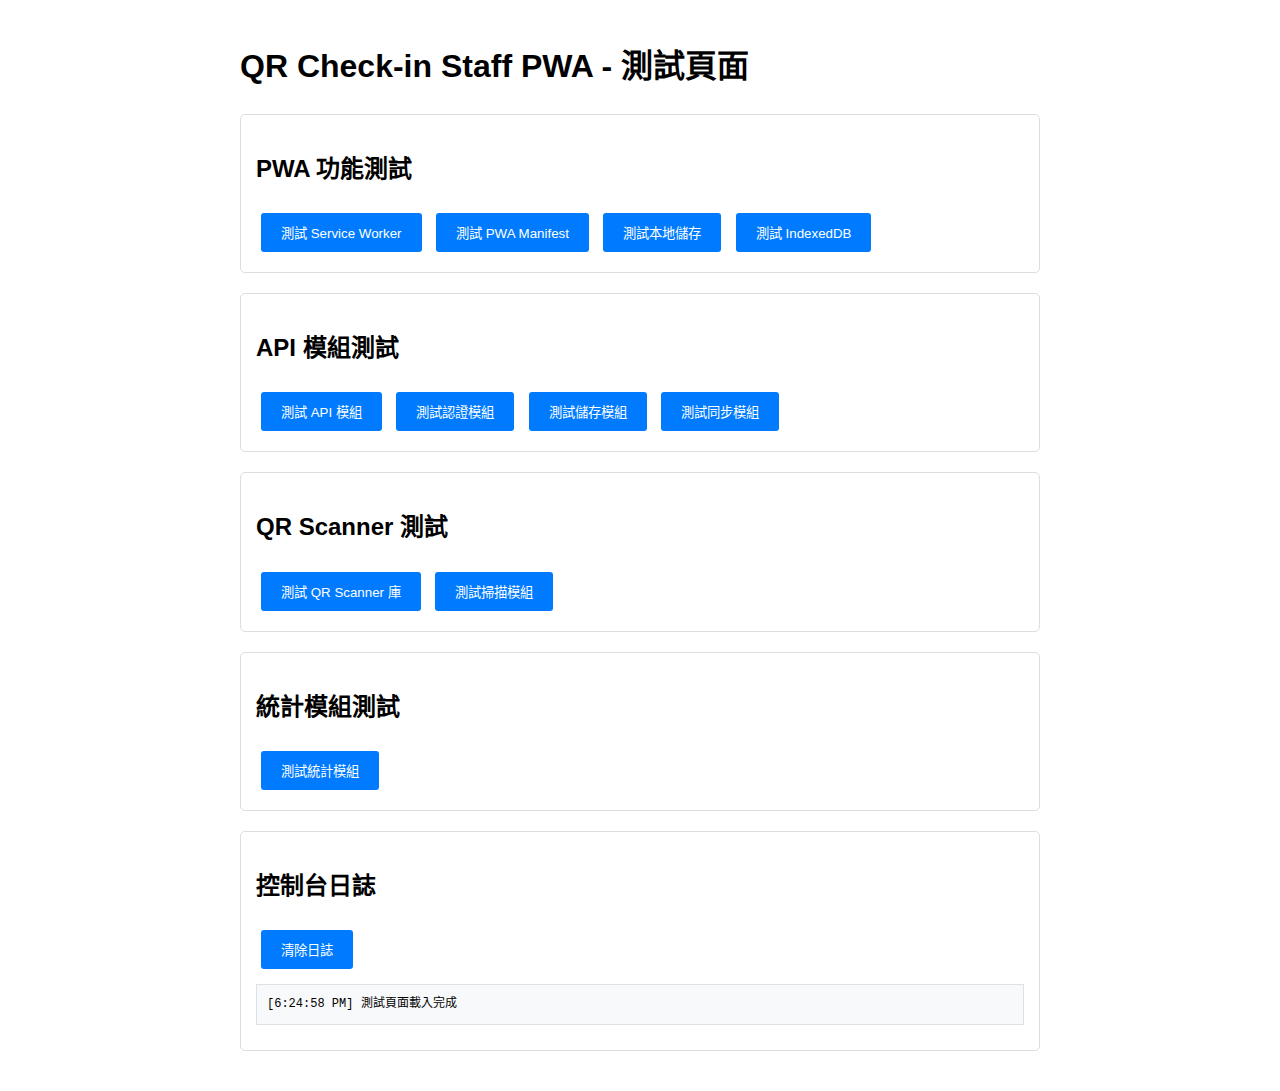
<file: test.html>
<!DOCTYPE html>
<html lang="zh-TW">
<head>
    <meta charset="UTF-8">
    <meta name="viewport" content="width=device-width, initial-scale=1.0">
    <title>QR Staff PWA - Test Page</title>
    <style>
        body {
            font-family: Arial, sans-serif;
            max-width: 800px;
            margin: 0 auto;
            padding: 20px;
            line-height: 1.6;
        }
        .test-section {
            margin: 20px 0;
            padding: 15px;
            border: 1px solid #ddd;
            border-radius: 5px;
        }
        .test-result {
            padding: 10px;
            margin: 10px 0;
            border-radius: 3px;
        }
        .success {
            background-color: #d4edda;
            color: #155724;
        }
        .error {
            background-color: #f8d7da;
            color: #721c24;
        }
        .warning {
            background-color: #fff3cd;
            color: #856404;
        }
        button {
            padding: 10px 20px;
            margin: 5px;
            border: none;
            border-radius: 3px;
            background-color: #007bff;
            color: white;
            cursor: pointer;
        }
        button:hover {
            background-color: #0056b3;
        }
        #console-log {
            background-color: #f8f9fa;
            border: 1px solid #dee2e6;
            padding: 10px;
            margin: 10px 0;
            max-height: 200px;
            overflow-y: auto;
            font-family: monospace;
            font-size: 12px;
        }
    </style>
</head>
<body>
    <h1>QR Check-in Staff PWA - 測試頁面</h1>
    
    <div class="test-section">
        <h2>PWA 功能測試</h2>
        <button onclick="testServiceWorker()">測試 Service Worker</button>
        <button onclick="testManifest()">測試 PWA Manifest</button>
        <button onclick="testLocalStorage()">測試本地儲存</button>
        <button onclick="testIndexedDB()">測試 IndexedDB</button>
        <div id="pwa-results"></div>
    </div>

    <div class="test-section">
        <h2>API 模組測試</h2>
        <button onclick="testAPIModule()">測試 API 模組</button>
        <button onclick="testAuthModule()">測試認證模組</button>
        <button onclick="testStorageModule()">測試儲存模組</button>
        <button onclick="testSyncModule()">測試同步模組</button>
        <div id="api-results"></div>
    </div>

    <div class="test-section">
        <h2>QR Scanner 測試</h2>
        <button onclick="testQRScanner()">測試 QR Scanner 庫</button>
        <button onclick="testScannerModule()">測試掃描模組</button>
        <div id="scanner-results"></div>
    </div>

    <div class="test-section">
        <h2>統計模組測試</h2>
        <button onclick="testStatsModule()">測試統計模組</button>
        <div id="stats-results"></div>
    </div>

    <div class="test-section">
        <h2>控制台日誌</h2>
        <button onclick="clearConsole()">清除日誌</button>
        <div id="console-log"></div>
    </div>

    <!-- Load all modules -->
    <script src="libs/qr-scanner.min.js"></script>
    <script src="js/utils.js"></script>
    <script src="js/storage.js"></script>
    <script src="js/api.js"></script>
    <script src="js/auth.js"></script>
    <script src="js/sync.js"></script>
    <script src="js/scanner.js"></script>
    <script src="js/stats.js"></script>

    <script>
        // Console logging override
        const originalLog = console.log;
        const originalError = console.error;
        const logContainer = document.getElementById('console-log');

        function addToLog(message, type = 'log') {
            const timestamp = new Date().toLocaleTimeString();
            const logEntry = document.createElement('div');
            logEntry.style.color = type === 'error' ? 'red' : 'black';
            logEntry.textContent = `[${timestamp}] ${message}`;
            logContainer.appendChild(logEntry);
            logContainer.scrollTop = logContainer.scrollHeight;
        }

        console.log = function(...args) {
            originalLog.apply(console, args);
            addToLog(args.join(' '), 'log');
        };

        console.error = function(...args) {
            originalError.apply(console, args);
            addToLog(args.join(' '), 'error');
        };

        function showResult(containerId, message, type = 'success') {
            const container = document.getElementById(containerId);
            const result = document.createElement('div');
            result.className = `test-result ${type}`;
            result.textContent = message;
            container.appendChild(result);
        }

        function clearResults(containerId) {
            document.getElementById(containerId).innerHTML = '';
        }

        function clearConsole() {
            logContainer.innerHTML = '';
        }

        // PWA Tests
        async function testServiceWorker() {
            clearResults('pwa-results');
            try {
                if ('serviceWorker' in navigator) {
                    const registration = await navigator.serviceWorker.getRegistration();
                    if (registration) {
                        showResult('pwa-results', 'Service Worker 已註冊', 'success');
                    } else {
                        showResult('pwa-results', 'Service Worker 未註冊', 'warning');
                    }
                } else {
                    showResult('pwa-results', '瀏覽器不支援 Service Worker', 'error');
                }
            } catch (error) {
                showResult('pwa-results', `Service Worker 測試失敗: ${error.message}`, 'error');
            }
        }

        async function testManifest() {
            try {
                const response = await fetch('manifest.json');
                const manifest = await response.json();
                showResult('pwa-results', `Manifest 載入成功: ${manifest.name}`, 'success');
            } catch (error) {
                showResult('pwa-results', `Manifest 載入失敗: ${error.message}`, 'error');
            }
        }

        function testLocalStorage() {
            try {
                localStorage.setItem('test', 'test-value');
                const value = localStorage.getItem('test');
                if (value === 'test-value') {
                    showResult('pwa-results', 'LocalStorage 可用', 'success');
                    localStorage.removeItem('test');
                } else {
                    showResult('pwa-results', 'LocalStorage 測試失敗', 'error');
                }
            } catch (error) {
                showResult('pwa-results', `LocalStorage 不可用: ${error.message}`, 'error');
            }
        }

        async function testIndexedDB() {
            try {
                if ('indexedDB' in window) {
                    showResult('pwa-results', 'IndexedDB 可用', 'success');
                } else {
                    showResult('pwa-results', 'IndexedDB 不可用', 'error');
                }
            } catch (error) {
                showResult('pwa-results', `IndexedDB 測試失敗: ${error.message}`, 'error');
            }
        }

        // API Module Tests
        async function testAPIModule() {
            clearResults('api-results');
            try {
                if (typeof API !== 'undefined') {
                    showResult('api-results', 'API 模組載入成功', 'success');
                    
                    // Test API configuration
                    if (API.baseURL) {
                        showResult('api-results', `API Base URL: ${API.baseURL}`, 'success');
                    }
                } else {
                    showResult('api-results', 'API 模組未載入', 'error');
                }
            } catch (error) {
                showResult('api-results', `API 模組測試失敗: ${error.message}`, 'error');
            }
        }

        async function testAuthModule() {
            try {
                if (typeof Auth !== 'undefined') {
                    showResult('api-results', 'Auth 模組載入成功', 'success');
                } else {
                    showResult('api-results', 'Auth 模組未載入', 'error');
                }
            } catch (error) {
                showResult('api-results', `Auth 模組測試失敗: ${error.message}`, 'error');
            }
        }

        async function testStorageModule() {
            try {
                if (typeof Storage !== 'undefined') {
                    showResult('api-results', 'Storage 模組載入成功', 'success');
                    
                    // Test storage initialization
                    await Storage.init();
                    showResult('api-results', 'Storage 初始化成功', 'success');
                } else {
                    showResult('api-results', 'Storage 模組未載入', 'error');
                }
            } catch (error) {
                showResult('api-results', `Storage 模組測試失敗: ${error.message}`, 'error');
            }
        }

        async function testSyncModule() {
            try {
                if (typeof Sync !== 'undefined') {
                    showResult('api-results', 'Sync 模組載入成功', 'success');
                } else {
                    showResult('api-results', 'Sync 模組未載入', 'error');
                }
            } catch (error) {
                showResult('api-results', `Sync 模組測試失敗: ${error.message}`, 'error');
            }
        }

        // Scanner Tests
        function testQRScanner() {
            clearResults('scanner-results');
            try {
                if (typeof QrScanner !== 'undefined') {
                    showResult('scanner-results', 'QR Scanner 庫載入成功', 'success');
                    
                    // Test camera support
                    if (QrScanner.hasCamera()) {
                        showResult('scanner-results', '相機支援檢測通過', 'success');
                    } else {
                        showResult('scanner-results', '未檢測到相機或不支援', 'warning');
                    }
                } else {
                    showResult('scanner-results', 'QR Scanner 庫未載入', 'error');
                }
            } catch (error) {
                showResult('scanner-results', `QR Scanner 測試失敗: ${error.message}`, 'error');
            }
        }

        function testScannerModule() {
            try {
                if (typeof Scanner !== 'undefined') {
                    showResult('scanner-results', 'Scanner 模組載入成功', 'success');
                } else {
                    showResult('scanner-results', 'Scanner 模組未載入', 'error');
                }
            } catch (error) {
                showResult('scanner-results', `Scanner 模組測試失敗: ${error.message}`, 'error');
            }
        }

        // Stats Module Tests
        function testStatsModule() {
            clearResults('stats-results');
            try {
                if (typeof Stats !== 'undefined') {
                    showResult('stats-results', 'Stats 模組載入成功', 'success');
                } else {
                    showResult('stats-results', 'Stats 模組未載入', 'error');
                }
            } catch (error) {
                showResult('stats-results', `Stats 模組測試失敗: ${error.message}`, 'error');
            }
        }

        // Run initial tests on page load
        window.addEventListener('load', () => {
            console.log('測試頁面載入完成');
            
            // Run basic module tests
            setTimeout(() => {
                testAPIModule();
                testAuthModule();
                testStorageModule();
                testSyncModule();
                testQRScanner();
                testScannerModule();
                testStatsModule();
            }, 1000);
        });
    </script>
</body>
</html>
</file>
<file: css/main.css>
/* QR Check-in Staff PWA - Main Styles */

:root {
    /* Color Palette */
    --primary-color: #667eea;
    --primary-dark: #5a6fd8;
    --secondary-color: #764ba2;
    --success-color: #10b981;
    --warning-color: #f59e0b;
    --error-color: #ef4444;
    --info-color: #3b82f6;
    
    /* Neutral Colors */
    --white: #ffffff;
    --gray-50: #f9fafb;
    --gray-100: #f3f4f6;
    --gray-200: #e5e7eb;
    --gray-300: #d1d5db;
    --gray-400: #9ca3af;
    --gray-500: #6b7280;
    --gray-600: #4b5563;
    --gray-700: #374151;
    --gray-800: #1f2937;
    --gray-900: #111827;
    
    /* Spacing */
    --spacing-xs: 0.25rem;
    --spacing-sm: 0.5rem;
    --spacing-md: 1rem;
    --spacing-lg: 1.5rem;
    --spacing-xl: 2rem;
    --spacing-2xl: 3rem;
    
    /* Typography */
    --font-size-xs: 0.75rem;
    --font-size-sm: 0.875rem;
    --font-size-base: 1rem;
    --font-size-lg: 1.125rem;
    --font-size-xl: 1.25rem;
    --font-size-2xl: 1.5rem;
    --font-size-3xl: 1.875rem;
    
    /* Border Radius */
    --radius-sm: 0.25rem;
    --radius-md: 0.5rem;
    --radius-lg: 0.75rem;
    --radius-xl: 1rem;
    
    /* Shadows */
    --shadow-sm: 0 1px 2px 0 rgba(0, 0, 0, 0.05);
    --shadow-md: 0 4px 6px -1px rgba(0, 0, 0, 0.1);
    --shadow-lg: 0 10px 15px -3px rgba(0, 0, 0, 0.1);
    --shadow-xl: 0 20px 25px -5px rgba(0, 0, 0, 0.1);
    
    /* Transitions */
    --transition-fast: 150ms ease-in-out;
    --transition-normal: 250ms ease-in-out;
    --transition-slow: 500ms ease-in-out;
    
    /* Layout */
    --max-width: 480px;
    --header-height: 60px;
    --safe-area-top: env(safe-area-inset-top);
    --safe-area-bottom: env(safe-area-inset-bottom);
}

/* Reset & Base */
* {
    box-sizing: border-box;
    margin: 0;
    padding: 0;
}

html {
    font-size: 16px;
    -webkit-text-size-adjust: 100%;
    -webkit-font-smoothing: antialiased;
    -moz-osx-font-smoothing: grayscale;
}

body {
    font-family: -apple-system, BlinkMacSystemFont, 'Segoe UI', 'Roboto', 
                 'Oxygen', 'Ubuntu', 'Cantarell', sans-serif;
    font-size: var(--font-size-base);
    line-height: 1.5;
    color: var(--gray-900);
    background: var(--gray-50);
    overflow-x: hidden;
    padding-top: var(--safe-area-top);
    padding-bottom: var(--safe-area-bottom);
}

/* Layout */
.page {
    min-height: 100vh;
    display: flex;
    flex-direction: column;
    max-width: var(--max-width);
    margin: 0 auto;
    background: var(--white);
    position: relative;
}

.hidden {
    display: none !important;
}

.visually-hidden {
    position: absolute;
    width: 1px;
    height: 1px;
    padding: 0;
    margin: -1px;
    overflow: hidden;
    clip: rect(0, 0, 0, 0);
    border: 0;
}

/* Loading Screen */
.loading-screen {
    position: fixed;
    top: 0;
    left: 0;
    right: 0;
    bottom: 0;
    background: var(--white);
    display: flex;
    flex-direction: column;
    align-items: center;
    justify-content: center;
    z-index: 9999;
}

.loading-spinner {
    width: 40px;
    height: 40px;
    border: 4px solid var(--gray-200);
    border-top: 4px solid var(--primary-color);
    border-radius: 50%;
    animation: spin 1s linear infinite;
    margin-bottom: var(--spacing-md);
}

.loading-text {
    color: var(--gray-600);
    font-size: var(--font-size-sm);
    text-align: center;
    padding: var(--spacing-md);
}

@keyframes spin {
    0% { transform: rotate(0deg); }
    100% { transform: rotate(360deg); }
}

/* Network Status */
.network-status {
    position: fixed;
    top: var(--safe-area-top);
    left: 0;
    right: 0;
    background: var(--error-color);
    color: var(--white);
    padding: var(--spacing-sm);
    font-size: var(--font-size-sm);
    text-align: center;
    z-index: 1000;
    transform: translateY(-100%);
    transition: transform var(--transition-normal);
}

.network-status.show {
    transform: translateY(0);
}

.network-status.online {
    background: var(--success-color);
}

.network-indicator {
    display: inline-block;
    width: 8px;
    height: 8px;
    border-radius: 50%;
    background: currentColor;
    margin-right: var(--spacing-xs);
}

/* Header */
.header {
    display: flex;
    align-items: center;
    justify-content: space-between;
    padding: var(--spacing-md);
    background: var(--white);
    border-bottom: 1px solid var(--gray-200);
    height: var(--header-height);
    position: sticky;
    top: 0;
    z-index: 100;
}

.header-left h2 {
    font-size: var(--font-size-lg);
    font-weight: 600;
    color: var(--gray-900);
    margin-bottom: var(--spacing-xs);
}

.selected-event {
    font-size: var(--font-size-sm);
    color: var(--gray-600);
    background: var(--gray-100);
    padding: var(--spacing-xs) var(--spacing-sm);
    border-radius: var(--radius-md);
}

.header-right {
    display: flex;
    gap: var(--spacing-sm);
}

.icon-btn {
    width: 40px;
    height: 40px;
    border: none;
    border-radius: var(--radius-md);
    background: var(--gray-100);
    color: var(--gray-600);
    cursor: pointer;
    display: flex;
    align-items: center;
    justify-content: center;
    transition: all var(--transition-fast);
    font-size: var(--font-size-lg);
}

.icon-btn:hover {
    background: var(--gray-200);
}

.icon-btn:active {
    background: var(--gray-300);
    transform: scale(0.95);
}

.icon-btn.syncing {
    color: var(--primary-color);
}

.icon-btn.syncing .sync-icon {
    animation: spin 1s linear infinite;
}

/* Buttons */
.btn {
    display: inline-flex;
    align-items: center;
    justify-content: center;
    padding: var(--spacing-sm) var(--spacing-md);
    border: none;
    border-radius: var(--radius-md);
    font-size: var(--font-size-base);
    font-weight: 500;
    text-decoration: none;
    cursor: pointer;
    transition: all var(--transition-fast);
    position: relative;
    min-height: 44px; /* Touch target */
    gap: var(--spacing-sm);
}

.btn:disabled {
    opacity: 0.6;
    cursor: not-allowed;
}

.btn-primary {
    background: var(--primary-color);
    color: var(--white);
}

.btn-primary:hover:not(:disabled) {
    background: var(--primary-dark);
}

.btn-secondary {
    background: var(--gray-200);
    color: var(--gray-700);
}

.btn-secondary:hover:not(:disabled) {
    background: var(--gray-300);
}

.btn-success {
    background: var(--success-color);
    color: var(--white);
}

.btn-success:hover:not(:disabled) {
    background: #059669;
}

.btn-loading .btn-text {
    opacity: 0;
}

.btn-loading .btn-loading {
    opacity: 1;
}

.mini-spinner {
    width: 16px;
    height: 16px;
    border: 2px solid transparent;
    border-top: 2px solid currentColor;
    border-radius: 50%;
    animation: spin 1s linear infinite;
}

/* Cards */
.card {
    background: var(--white);
    border-radius: var(--radius-lg);
    padding: var(--spacing-lg);
    margin: var(--spacing-md);
    box-shadow: var(--shadow-sm);
    border: 1px solid var(--gray-200);
}

.card h3 {
    font-size: var(--font-size-lg);
    font-weight: 600;
    color: var(--gray-900);
    margin-bottom: var(--spacing-md);
}

/* Dashboard */
.dashboard-content {
    flex: 1;
    padding-bottom: var(--spacing-xl);
}

/* Quick Actions */
.quick-actions {
    display: grid;
    grid-template-columns: 1fr 1fr;
    gap: var(--spacing-md);
    padding: var(--spacing-md);
}

.action-btn {
    display: flex;
    flex-direction: column;
    align-items: center;
    justify-content: center;
    padding: var(--spacing-lg);
    border: none;
    border-radius: var(--radius-lg);
    background: var(--white);
    box-shadow: var(--shadow-md);
    border: 1px solid var(--gray-200);
    cursor: pointer;
    transition: all var(--transition-fast);
    min-height: 120px;
    gap: var(--spacing-sm);
}

.action-btn:disabled {
    opacity: 0.6;
    cursor: not-allowed;
}

.action-btn:hover:not(:disabled) {
    transform: translateY(-2px);
    box-shadow: var(--shadow-lg);
}

.action-btn:active:not(:disabled) {
    transform: translateY(0);
}

.action-icon {
    font-size: 2rem;
    margin-bottom: var(--spacing-sm);
}

.scan-btn {
    background: linear-gradient(135deg, var(--primary-color), var(--secondary-color));
    color: var(--white);
}

.stats-btn {
    background: linear-gradient(135deg, var(--info-color), var(--primary-color));
    color: var(--white);
}

/* Status Cards */
.status-cards {
    display: grid;
    grid-template-columns: repeat(3, 1fr);
    gap: var(--spacing-md);
    padding: var(--spacing-md);
}

.status-card {
    background: var(--white);
    border-radius: var(--radius-lg);
    padding: var(--spacing-lg);
    text-align: center;
    box-shadow: var(--shadow-sm);
    border: 1px solid var(--gray-200);
}

.status-number {
    font-size: var(--font-size-2xl);
    font-weight: 700;
    color: var(--primary-color);
    margin-bottom: var(--spacing-xs);
}

.status-label {
    font-size: var(--font-size-sm);
    color: var(--gray-600);
}

/* Forms */
.input-group {
    margin-bottom: var(--spacing-md);
}

.input-group label {
    display: block;
    margin-bottom: var(--spacing-xs);
    font-weight: 500;
    color: var(--gray-700);
}

.input-group input {
    width: 100%;
    padding: var(--spacing-sm) var(--spacing-md);
    border: 1px solid var(--gray-300);
    border-radius: var(--radius-md);
    font-size: var(--font-size-base);
    transition: border-color var(--transition-fast);
    min-height: 44px; /* Touch target */
}

.input-group input:focus {
    outline: none;
    border-color: var(--primary-color);
    box-shadow: 0 0 0 3px rgba(102, 126, 234, 0.1);
}

.input-group input:invalid {
    border-color: var(--error-color);
}

/* Error Messages */
.error-message {
    background: #fef2f2;
    color: var(--error-color);
    padding: var(--spacing-sm) var(--spacing-md);
    border-radius: var(--radius-md);
    margin-top: var(--spacing-md);
    font-size: var(--font-size-sm);
    border: 1px solid #fecaca;
}

/* Toast Notifications */
.toast-container {
    position: fixed;
    top: calc(var(--safe-area-top) + var(--spacing-md));
    left: var(--spacing-md);
    right: var(--spacing-md);
    z-index: 2000;
    pointer-events: none;
}

.toast {
    background: var(--white);
    border-radius: var(--radius-lg);
    padding: var(--spacing-md);
    margin-bottom: var(--spacing-sm);
    box-shadow: var(--shadow-xl);
    border-left: 4px solid var(--info-color);
    animation: slideInDown 0.3s ease-out;
    pointer-events: auto;
    max-width: var(--max-width);
}

.toast.success {
    border-left-color: var(--success-color);
}

.toast.error {
    border-left-color: var(--error-color);
}

.toast.warning {
    border-left-color: var(--warning-color);
}

@keyframes slideInDown {
    from {
        transform: translateY(-100%);
        opacity: 0;
    }
    to {
        transform: translateY(0);
        opacity: 1;
    }
}

/* Modal */
.modal {
    position: fixed;
    top: 0;
    left: 0;
    right: 0;
    bottom: 0;
    background: rgba(0, 0, 0, 0.5);
    display: flex;
    align-items: center;
    justify-content: center;
    z-index: 3000;
    padding: var(--spacing-md);
}

.modal-content {
    background: var(--white);
    border-radius: var(--radius-lg);
    padding: var(--spacing-xl);
    max-width: 400px;
    width: 100%;
    text-align: center;
}

.modal-content h3 {
    margin-bottom: var(--spacing-md);
    color: var(--gray-900);
}

.modal-content p {
    margin-bottom: var(--spacing-lg);
    color: var(--gray-600);
}

.modal-actions {
    display: flex;
    gap: var(--spacing-md);
    justify-content: center;
}

.modal-actions .btn {
    flex: 1;
}

/* Back Button */
.back-btn {
    background: none;
    border: none;
    color: var(--primary-color);
    font-size: var(--font-size-lg);
    cursor: pointer;
    padding: var(--spacing-sm);
    border-radius: var(--radius-md);
    transition: background var(--transition-fast);
    display: flex;
    align-items: center;
    gap: var(--spacing-xs);
}

.back-btn:hover {
    background: var(--gray-100);
}

/* Responsive Design */
@media (max-width: 375px) {
    :root {
        --spacing-md: 0.75rem;
        --spacing-lg: 1rem;
    }
    
    .quick-actions {
        grid-template-columns: 1fr;
    }
    
    .status-cards {
        grid-template-columns: 1fr;
    }
}

@media (min-width: 768px) {
    .page {
        box-shadow: var(--shadow-xl);
    }
}

/* Dark Mode Support */
@media (prefers-color-scheme: dark) {
    :root {
        --white: #1f2937;
        --gray-50: #111827;
        --gray-100: #1f2937;
        --gray-900: #f9fafb;
    }
    
    body {
        background: var(--gray-900);
        color: var(--gray-100);
    }
}
</file>
<file: css/login.css>
/* Login Page Styles */

.login-container {
    display: flex;
    flex-direction: column;
    justify-content: center;
    align-items: center;
    min-height: 100vh;
    padding: var(--spacing-xl);
    background: linear-gradient(135deg, var(--primary-color) 0%, var(--secondary-color) 100%);
}

.logo {
    text-align: center;
    margin-bottom: var(--spacing-2xl);
    color: var(--white);
}

.logo h1 {
    font-size: var(--font-size-3xl);
    font-weight: 700;
    margin-bottom: var(--spacing-xs);
    text-shadow: 0 2px 4px rgba(0, 0, 0, 0.1);
}

.logo p {
    font-size: var(--font-size-lg);
    opacity: 0.9;
    font-weight: 300;
}

.login-form {
    background: var(--white);
    border-radius: var(--radius-xl);
    padding: var(--spacing-2xl);
    width: 100%;
    max-width: 400px;
    box-shadow: var(--shadow-xl);
}

.login-form .input-group {
    margin-bottom: var(--spacing-lg);
}

.login-form .input-group:last-of-type {
    margin-bottom: var(--spacing-xl);
}

.login-form input {
    background: var(--gray-50);
    border-color: var(--gray-200);
    font-size: var(--font-size-lg);
    padding: var(--spacing-md);
}

.login-form input:focus {
    background: var(--white);
    border-color: var(--primary-color);
    box-shadow: 0 0 0 3px rgba(102, 126, 234, 0.1);
}

.login-form input::placeholder {
    color: var(--gray-400);
}

.divider {
    position: relative;
    text-align: center;
    margin: var(--spacing-xl) 0;
}

.divider::before {
    content: '';
    position: absolute;
    top: 50%;
    left: 0;
    right: 0;
    height: 1px;
    background: var(--gray-200);
}

.divider span {
    background: var(--white);
    color: var(--gray-500);
    padding: 0 var(--spacing-md);
    font-size: var(--font-size-sm);
    position: relative;
    z-index: 1;
}

.login-form .btn {
    width: 100%;
    font-size: var(--font-size-lg);
    padding: var(--spacing-md) var(--spacing-lg);
    margin-top: var(--spacing-md);
    background: linear-gradient(135deg, var(--primary-color), var(--secondary-color));
    border: none;
    color: var(--white);
    font-weight: 600;
    text-transform: none;
    box-shadow: 0 4px 14px 0 rgba(102, 126, 234, 0.3);
}

.login-form .btn:hover:not(:disabled) {
    transform: translateY(-2px);
    box-shadow: 0 6px 20px 0 rgba(102, 126, 234, 0.4);
}

.login-form .btn:active:not(:disabled) {
    transform: translateY(0);
}

.login-form .btn:disabled {
    opacity: 0.7;
    cursor: not-allowed;
    transform: none;
}

#login-error {
    margin-top: var(--spacing-md);
    animation: shake 0.5s ease-in-out;
}

@keyframes shake {
    0%, 100% { transform: translateX(0); }
    25% { transform: translateX(-5px); }
    75% { transform: translateX(5px); }
}

/* Loading state for login button */
.login-form .btn .btn-loading {
    position: absolute;
    top: 50%;
    left: 50%;
    transform: translate(-50%, -50%);
    display: flex;
    align-items: center;
    gap: var(--spacing-sm);
}

/* Responsive adjustments */
@media (max-width: 480px) {
    .login-container {
        padding: var(--spacing-lg);
    }
    
    .login-form {
        padding: var(--spacing-xl);
    }
    
    .logo h1 {
        font-size: var(--font-size-2xl);
    }
    
    .logo p {
        font-size: var(--font-size-base);
    }
}

/* Focus management for better accessibility */
.login-form input:focus {
    outline: 2px solid var(--primary-color);
    outline-offset: 2px;
}

.login-form .btn:focus {
    outline: 2px solid var(--white);
    outline-offset: 2px;
}

/* Auto-fill styles */
.login-form input:-webkit-autofill {
    -webkit-box-shadow: 0 0 0 30px var(--gray-50) inset;
    -webkit-text-fill-color: var(--gray-900);
}

.login-form input:-webkit-autofill:focus {
    -webkit-box-shadow: 0 0 0 30px var(--white) inset;
}

/* Password field specific styles */
input[type="password"] {
    font-family: text-security-disc;
    letter-spacing: 0.125em;
}

/* Login code field styles */
#login-code {
    text-transform: uppercase;
    letter-spacing: 0.1em;
    font-family: 'Courier New', monospace;
    text-align: center;
}

/* Error state styles */
.input-group.error input {
    border-color: var(--error-color);
    background-color: #fef2f2;
}

.input-group.error label {
    color: var(--error-color);
}

/* Success state styles */
.input-group.success input {
    border-color: var(--success-color);
    background-color: #f0fdf4;
}

/* Animation for form appearance */
.login-form {
    animation: fadeInUp 0.6s ease-out;
}

@keyframes fadeInUp {
    from {
        opacity: 0;
        transform: translateY(30px);
    }
    to {
        opacity: 1;
        transform: translateY(0);
    }
}

.logo {
    animation: fadeIn 0.8s ease-out;
}

@keyframes fadeIn {
    from {
        opacity: 0;
    }
    to {
        opacity: 1;
    }
}
</file>
